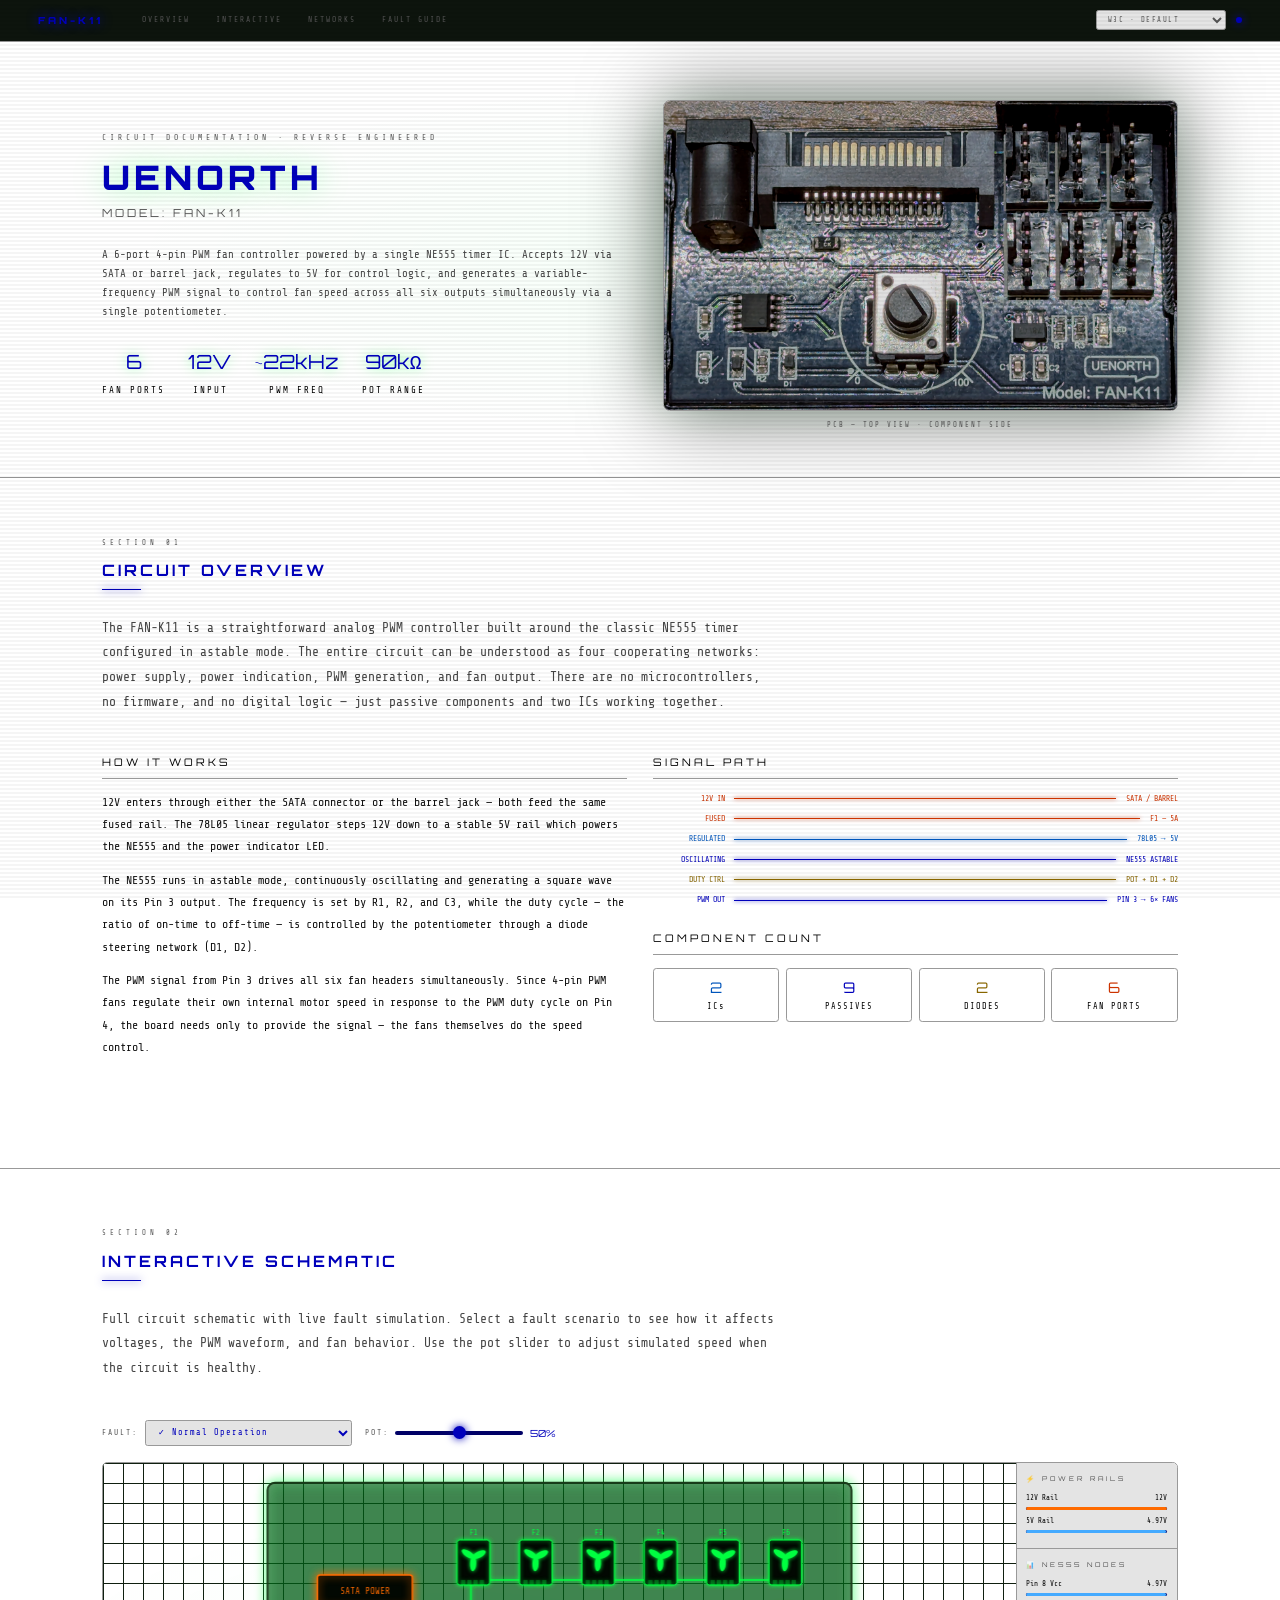
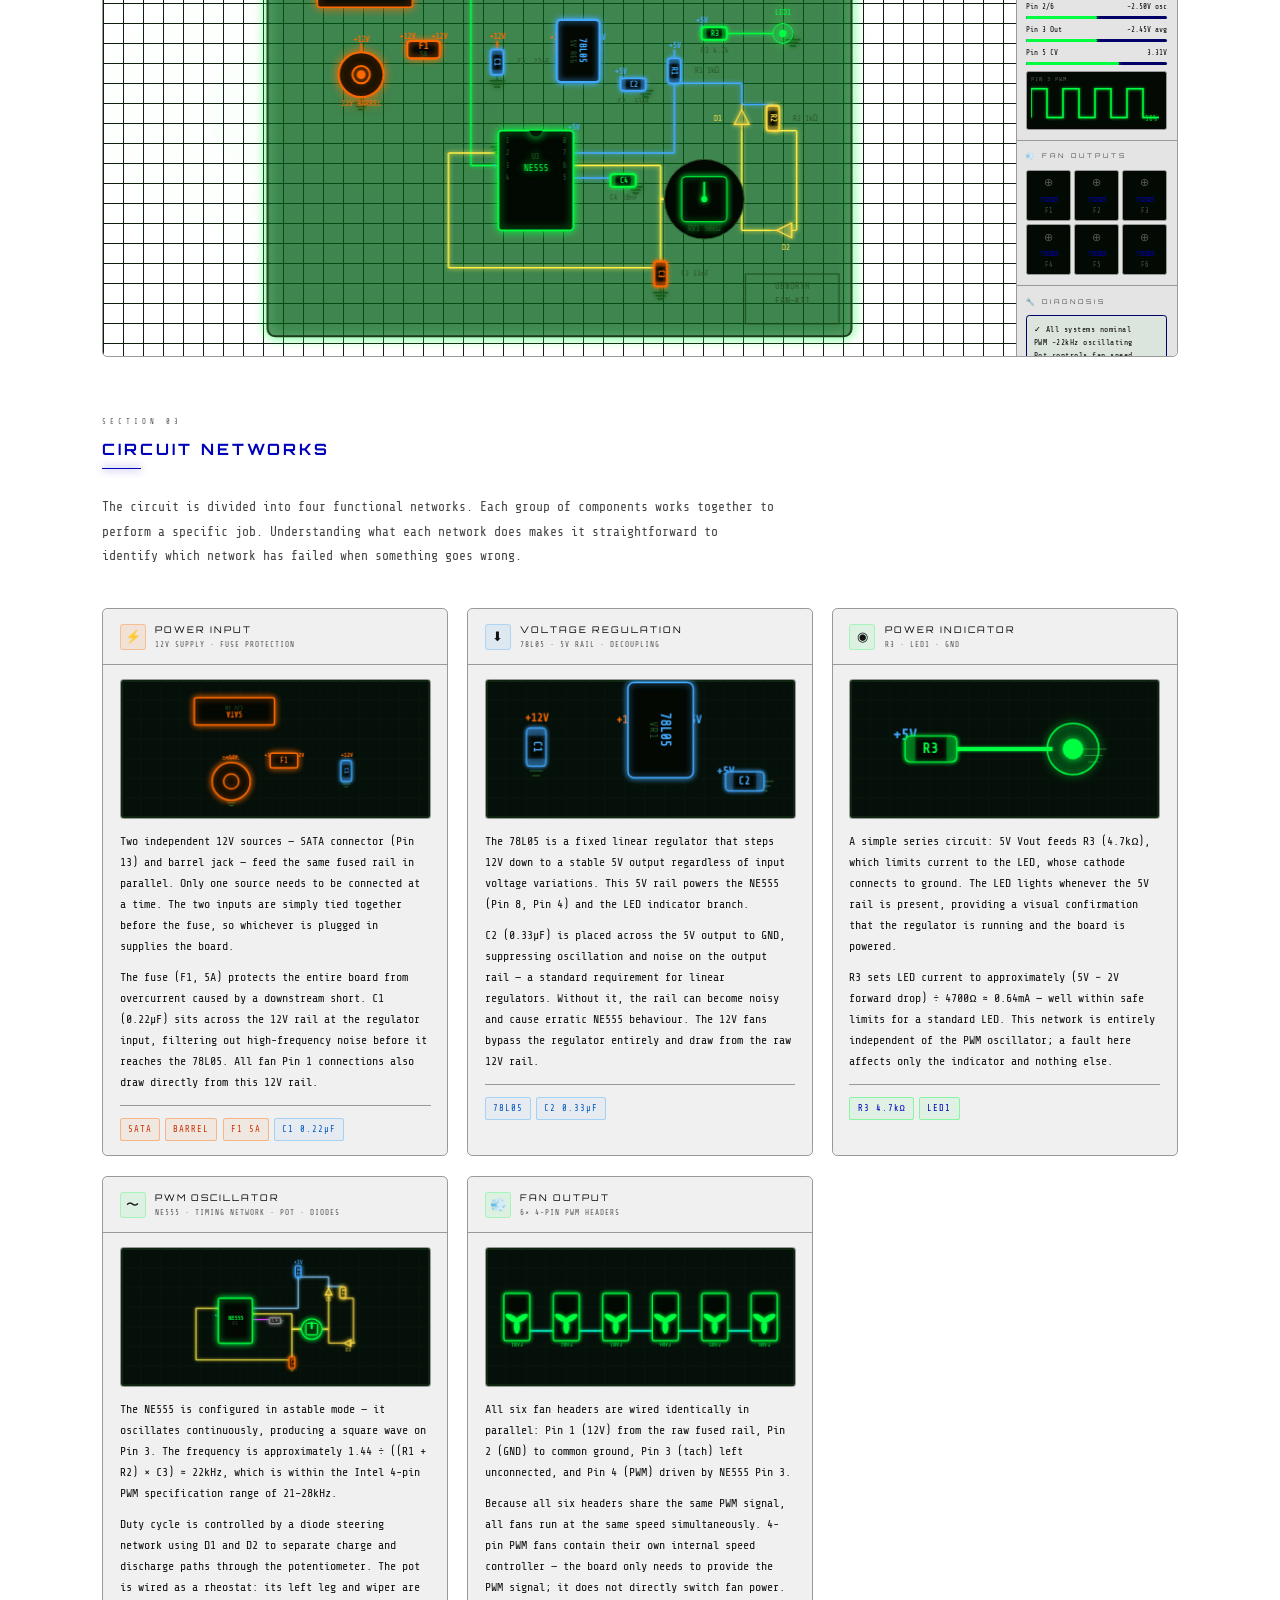
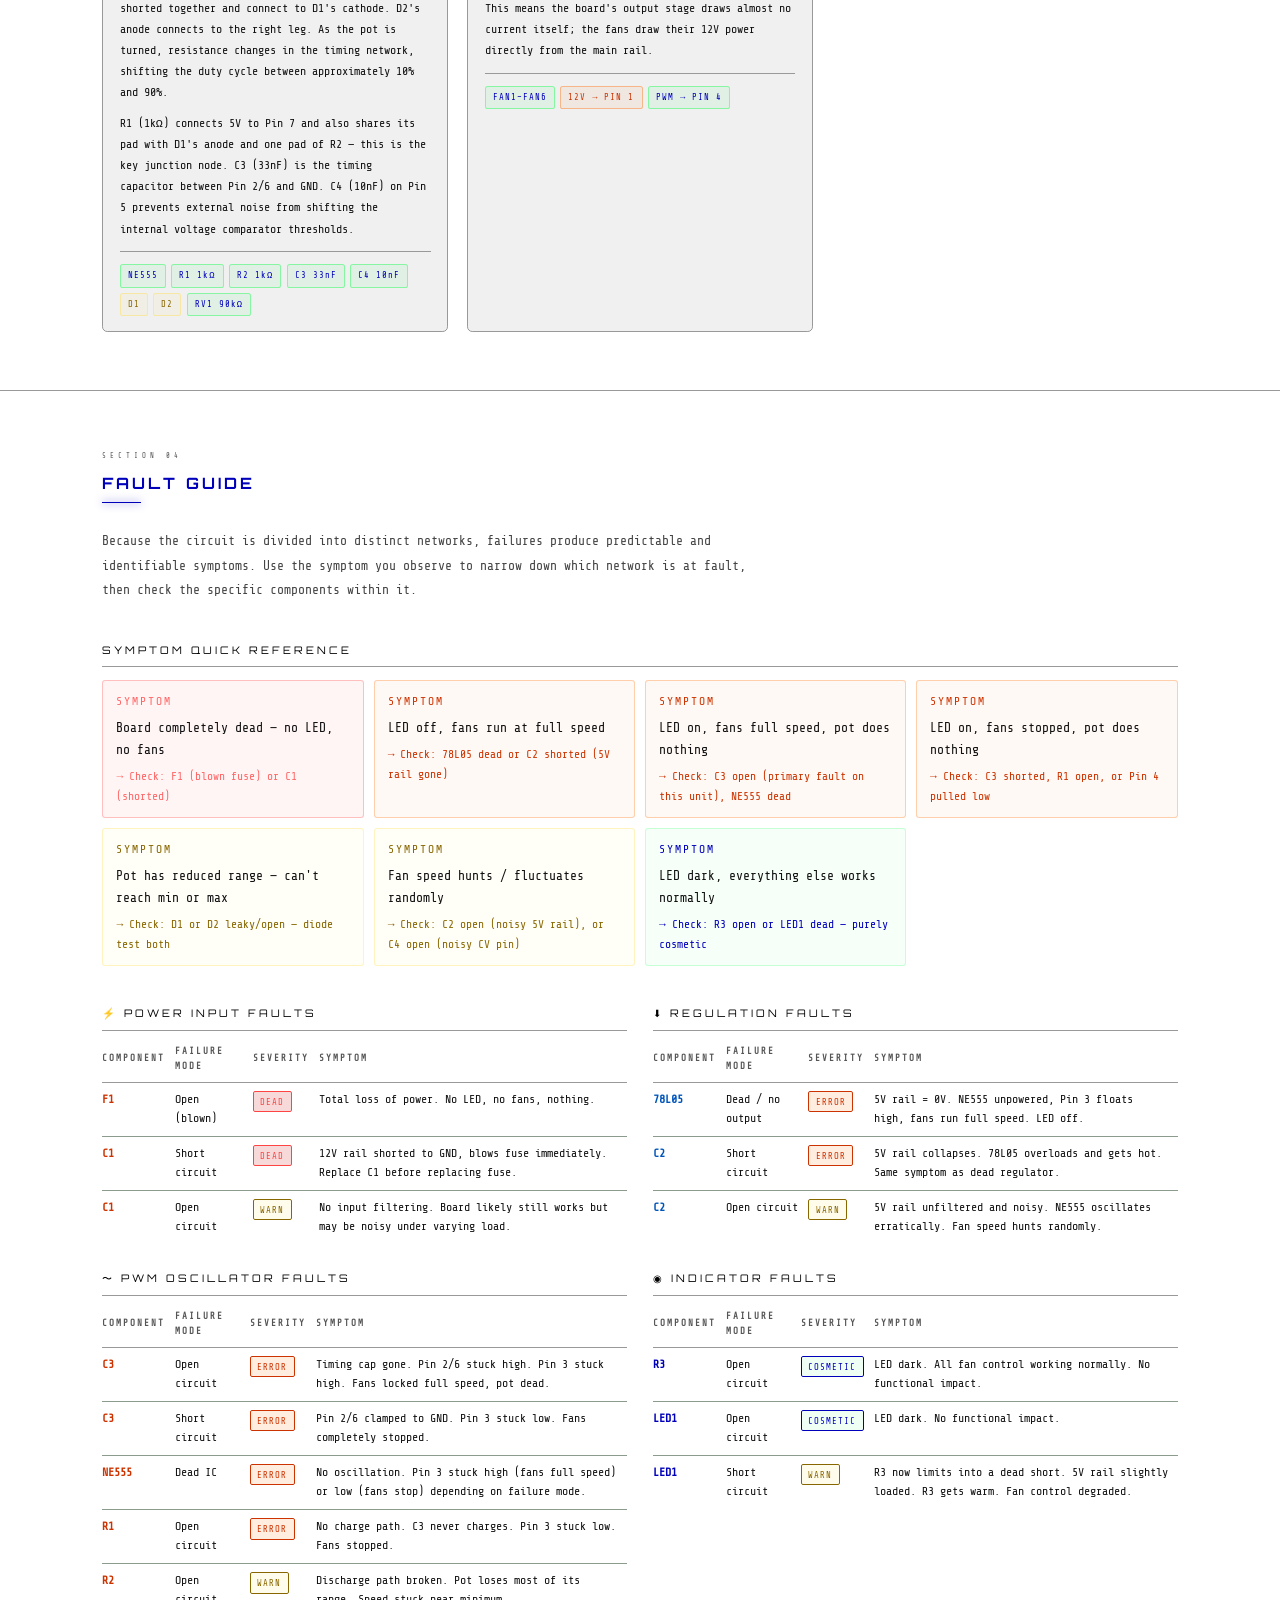
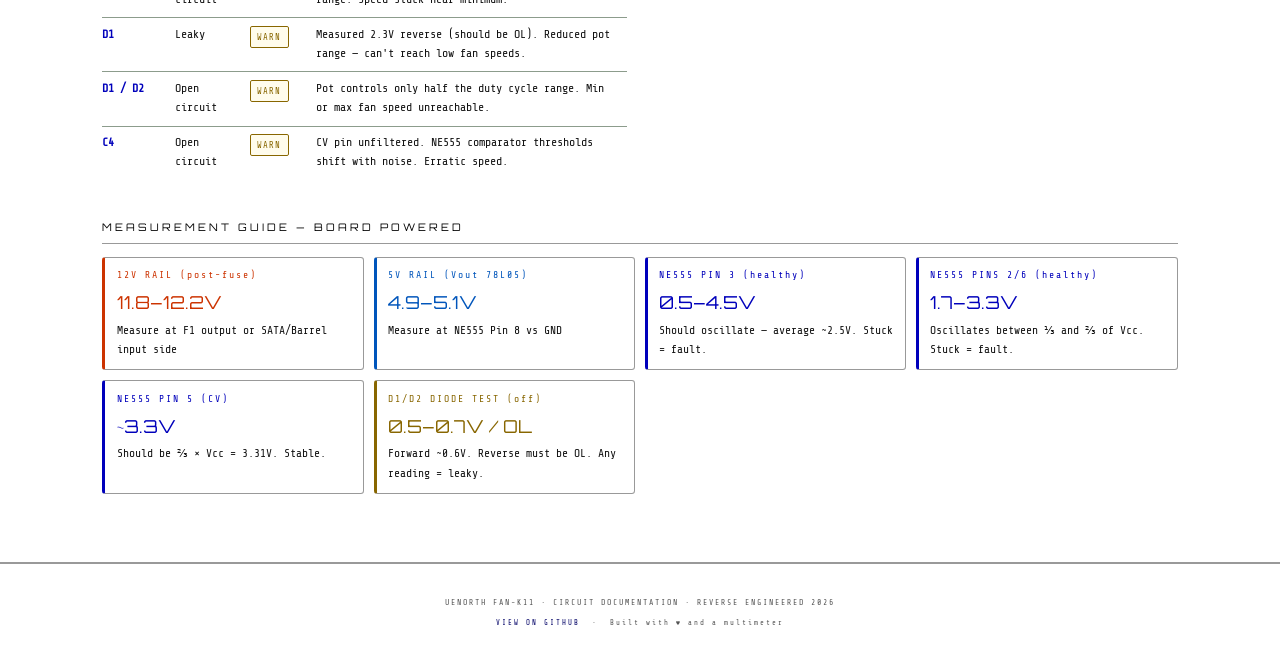
<file: index.html>
<!DOCTYPE html>
<html lang="en">
<head>
<meta charset="UTF-8">
<meta name="viewport" content="width=device-width, initial-scale=1.0">
<title>UENORTH FAN-K11 — Circuit Documentation</title>
<link rel="stylesheet" href="css/themes.css">
<link rel="stylesheet" href="css/style.css">
<!-- Set theme before first paint to prevent flash of wrong theme -->
<script>
  (function(){
    var themes=['a','b','c','d','e'];
    document.documentElement.setAttribute('data-theme',themes[Math.floor(Math.random()*themes.length)]);
  })();
</script>
</head>

<!-- ── NAV ── -->
<nav>
  <div class="nav-logo">FAN-K11</div>
  <div class="nav-links">
    <a href="#overview">OVERVIEW</a>
    <a href="#interactive">INTERACTIVE</a>
    <a href="#networks">NETWORKS</a>
    <a href="#faults">FAULT GUIDE</a>
  </div>
  <select class="nav-theme-sel" id="themeSel" onchange="setTheme(this.value)" aria-label="Color theme">
    <option value="a">P31 · PHOSPHOR</option>
    <option value="b">AMBER · P7</option>
    <option value="c">COLD OXIDE</option>
    <option value="d">W3C · DEFAULT</option>
    <option value="e">W3C · DARK</option>
  </select>
  <div class="nav-dot"></div>
</nav>

<!-- ── HERO ── -->
<section id="hero">
  <div class="container">
    <div class="hero-grid">
      <div>
        <div class="hero-eyebrow">CIRCUIT DOCUMENTATION · REVERSE ENGINEERED</div>
        <div class="hero-title">UENORTH</div>
        <div class="hero-sub">MODEL: FAN-K11</div>
        <p class="hero-desc">
          A 6-port 4-pin PWM fan controller powered by a single NE555 timer IC.
          Accepts 12V via SATA or barrel jack, regulates to 5V for control logic,
          and generates a variable-frequency PWM signal to control fan speed across
          all six outputs simultaneously via a single potentiometer.
        </p>
        <div class="hero-stats">
          <div class="stat"><span class="stat-val">6</span><span class="stat-label">FAN PORTS</span></div>
          <div class="stat"><span class="stat-val">12V</span><span class="stat-label">INPUT</span></div>
          <div class="stat"><span class="stat-val">~22kHz</span><span class="stat-label">PWM FREQ</span></div>
          <div class="stat"><span class="stat-val">90kΩ</span><span class="stat-label">POT RANGE</span></div>
        </div>
      </div>
      <div class="hero-board">
        <div class="board-img-wrap">
          <img src="assets/CloseUpPic.jpg" alt="FAN-K11 PCB — top view, component side">
        </div>
        <div class="board-caption">PCB — TOP VIEW · COMPONENT SIDE</div>
      </div>
    </div>
  </div>
</section>

<!-- ── OVERVIEW ── -->
<section id="overview">
  <div class="container">
    <div class="section-eyebrow">SECTION 01</div>
    <div class="section-title">CIRCUIT OVERVIEW</div>
    <div class="section-rule"></div>
    <p class="section-intro">
      The FAN-K11 is a straightforward analog PWM controller built around the classic NE555 timer configured in astable mode.
      The entire circuit can be understood as four cooperating networks: power supply, power indication, PWM generation, and fan output.
      There are no microcontrollers, no firmware, and no digital logic — just passive components and two ICs working together.
    </p>

    <div class="overview-grid">
      <div>
        <div class="fault-group-title">HOW IT WORKS</div>
        <p class="overview-text">
          12V enters through either the SATA connector or the barrel jack — both feed the same fused rail.
          The 78L05 linear regulator steps 12V down to a stable 5V rail which powers the NE555 and the power indicator LED.
        </p>
        <p class="overview-text">
          The NE555 runs in astable mode, continuously oscillating and generating a square wave on its Pin 3 output.
          The frequency is set by R1, R2, and C3, while the duty cycle — the ratio of on-time to off-time — is controlled
          by the potentiometer through a diode steering network (D1, D2).
        </p>
        <p class="overview-text">
          The PWM signal from Pin 3 drives all six fan headers simultaneously. Since 4-pin PWM fans regulate their own
          internal motor speed in response to the PWM duty cycle on Pin 4, the board needs only to provide the signal —
          the fans themselves do the speed control.
        </p>
      </div>
      <div>
        <div class="fault-group-title">SIGNAL PATH</div>
        <div class="signal-path">
          <div class="signal-row sig-orange">
            <div class="signal-lbl">12V IN</div>
            <div class="signal-line"></div>
            <div class="signal-dst">SATA / BARREL</div>
          </div>
          <div class="signal-row sig-orange">
            <div class="signal-lbl">FUSED</div>
            <div class="signal-line"></div>
            <div class="signal-dst">F1 — 5A</div>
          </div>
          <div class="signal-row sig-blue">
            <div class="signal-lbl">REGULATED</div>
            <div class="signal-line"></div>
            <div class="signal-dst">78L05 → 5V</div>
          </div>
          <div class="signal-row sig-green">
            <div class="signal-lbl">OSCILLATING</div>
            <div class="signal-line"></div>
            <div class="signal-dst">NE555 ASTABLE</div>
          </div>
          <div class="signal-row sig-yellow">
            <div class="signal-lbl">DUTY CTRL</div>
            <div class="signal-line"></div>
            <div class="signal-dst">POT + D1 + D2</div>
          </div>
          <div class="signal-row sig-green">
            <div class="signal-lbl">PWM OUT</div>
            <div class="signal-line"></div>
            <div class="signal-dst">PIN 3 → 6× FANS</div>
          </div>
        </div>

        <div class="count-wrap">
          <div class="fault-group-title">COMPONENT COUNT</div>
          <div class="count-grid">
            <div class="count-card">
              <div class="count-val" style="color:var(--blue)">2</div>
              <div class="count-label">ICs</div>
            </div>
            <div class="count-card">
              <div class="count-val" style="color:var(--trace)">9</div>
              <div class="count-label">PASSIVES</div>
            </div>
            <div class="count-card">
              <div class="count-val" style="color:var(--yellow)">2</div>
              <div class="count-label">DIODES</div>
            </div>
            <div class="count-card">
              <div class="count-val" style="color:var(--orange)">6</div>
              <div class="count-label">FAN PORTS</div>
            </div>
          </div>
        </div>
      </div>
    </div>
  </div>
</section>

<!-- ── INTERACTIVE ── -->
<section id="interactive">
  <div class="container">
    <div class="section-eyebrow">SECTION 02</div>
    <div class="section-title">INTERACTIVE SCHEMATIC</div>
    <div class="section-rule"></div>
    <p class="section-intro">
      Full circuit schematic with live fault simulation. Select a fault scenario to see how it affects voltages,
      the PWM waveform, and fan behavior. Use the pot slider to adjust simulated speed when the circuit is healthy.
    </p>

    <div class="schematic-controls">
      <div class="ctrl-group">
        <span class="ctrl-label">FAULT:</span>
        <select class="ctrl-select" id="faultSel" onchange="setFault(this.value)">
          <option value="ok" selected>✓ Normal Operation</option>
          <optgroup label="── Power Stage ──">
            <option value="fuse_blown">F1 — Fuse Blown</option>
            <option value="reg_dead">78L05 — Regulator Dead</option>
            <option value="c1_short">C1 — Input Cap Shorted</option>
            <option value="c2_open">C2 — Output Cap Open</option>
            <option value="c2_short">C2 — Output Cap Shorted</option>
          </optgroup>
          <optgroup label="── PWM Oscillator ──">
            <option value="ctiming_open">C3 — Open</option>
            <option value="ctiming_short">C3 — Shorted</option>
            <option value="r1_open">R1 — Open</option>
            <option value="r2_open">R2 — Open</option>
            <option value="d1_open">D1 — Open/Leaky</option>
            <option value="d2_open">D2 — Open</option>
            <option value="ne555_dead">NE555 — Dead IC</option>
            <option value="pin4_low">NE555 — Pin 4 Pulled Low</option>
          </optgroup>
          <optgroup label="── Indicator ──">
            <option value="r3_open">R3 — Open (LED Dark)</option>
            <option value="led_short">LED1 — Shorted</option>
          </optgroup>
        </select>
      </div>
      <div class="ctrl-group">
        <span class="ctrl-label">POT:</span>
        <input type="range" class="ctrl-range" id="potRange" min="0" max="100" value="50">
        <span id="potVal">50%</span>
      </div>
    </div>

    <div class="schematic-wrap">
      <canvas id="simCanvas"></canvas>
      <div class="sim-sidebar">
        <div class="sim-pane">
          <div class="sim-pane-title">⚡ POWER RAILS</div>
          <div class="volt-row"><div class="volt-label"><span>12V Rail</span><span id="sv12">12.0V</span></div><div class="volt-bar"><div class="volt-fill vf-orange" id="sf12" style="width:100%"></div></div></div>
          <div class="volt-row"><div class="volt-label"><span>5V Rail</span><span id="sv5">4.97V</span></div><div class="volt-bar"><div class="volt-fill vf-blue" id="sf5" style="width:41%"></div></div></div>
        </div>
        <div class="sim-pane">
          <div class="sim-pane-title">📊 NE555 NODES</div>
          <div class="volt-row"><div class="volt-label"><span>Pin 8 Vcc</span><span id="sv8">4.97V</span></div><div class="volt-bar"><div class="volt-fill vf-blue" id="sf8" style="width:41%"></div></div></div>
          <div class="volt-row"><div class="volt-label"><span>Pin 2/6</span><span id="sv26">~2.5V osc</span></div><div class="volt-bar"><div class="volt-fill vf-green" id="sf26" style="width:50%"></div></div></div>
          <div class="volt-row"><div class="volt-label"><span>Pin 3 Out</span><span id="sv3">~2.5V avg</span></div><div class="volt-bar"><div class="volt-fill vf-green" id="sf3" style="width:50%"></div></div></div>
          <div class="volt-row"><div class="volt-label"><span>Pin 5 CV</span><span id="sv5cv">3.31V</span></div><div class="volt-bar"><div class="volt-fill vf-green" id="sf5cv" style="width:27%"></div></div></div>
          <div class="pwm-canvas-wrap"><span>PIN 3 PWM</span><canvas id="pwmCanvas"></canvas></div>
        </div>
        <div class="sim-pane">
          <div class="sim-pane-title">💨 FAN OUTPUTS</div>
          <div class="fan-grid" id="fanGrid"></div>
        </div>
        <div class="sim-pane sim-pane--grow">
          <div class="sim-pane-title">🔧 DIAGNOSIS</div>
          <div class="fault-banner fb-ok" id="faultBanner">
            ✓ All systems nominal<br>PWM ~22kHz oscillating<br>Pot controls fan speed
          </div>
        </div>
      </div>
    </div>
    <div class="sim-touch-hint">PINCH TO ZOOM &nbsp;·&nbsp; DRAG TO PAN &nbsp;·&nbsp; TAP COMPONENT FOR VALUE &nbsp;·&nbsp; DOUBLE-TAP TO RESET</div>
  </div>
</section>

<!-- ── NETWORKS ── -->
<section id="networks">
  <div class="container">
    <div class="section-eyebrow">SECTION 03</div>
    <div class="section-title">CIRCUIT NETWORKS</div>
    <div class="section-rule"></div>
    <p class="section-intro">
      The circuit is divided into four functional networks. Each group of components works together to perform a specific job.
      Understanding what each network does makes it straightforward to identify which network has failed when something goes wrong.
    </p>
    <div class="networks">

      <!-- Power Input -->
      <div class="net-card">
        <div class="net-card-header">
          <div class="net-icon ni-orange">⚡</div>
          <div>
            <div class="net-card-title">POWER INPUT</div>
            <div class="net-card-sub">12V SUPPLY · FUSE PROTECTION</div>
          </div>
        </div>
        <div class="net-card-body">
          <canvas class="mini-diagram" id="mini-power"></canvas>
          <p>Two independent 12V sources — SATA connector (Pin 13) and barrel jack — feed the same fused rail in parallel.
          Only one source needs to be connected at a time. The two inputs are simply tied together before the fuse,
          so whichever is plugged in supplies the board.</p>
          <p>The fuse (F1, 5A) protects the entire board from overcurrent caused by a downstream short.
          C1 (0.22µF) sits across the 12V rail at the regulator input, filtering out high-frequency
          noise before it reaches the 78L05. All fan Pin 1 connections also draw directly from this 12V rail.</p>
          <div class="comp-pills">
            <span class="pill pill-orange">SATA</span>
            <span class="pill pill-orange">BARREL</span>
            <span class="pill pill-orange">F1 5A</span>
            <span class="pill pill-blue">C1 0.22µF</span>
          </div>
        </div>
      </div>

      <!-- Regulation -->
      <div class="net-card">
        <div class="net-card-header">
          <div class="net-icon ni-blue">⬇</div>
          <div>
            <div class="net-card-title">VOLTAGE REGULATION</div>
            <div class="net-card-sub">78L05 · 5V RAIL · DECOUPLING</div>
          </div>
        </div>
        <div class="net-card-body">
          <canvas class="mini-diagram" id="mini-reg"></canvas>
          <p>The 78L05 is a fixed linear regulator that steps 12V down to a stable 5V output regardless
          of input voltage variations. This 5V rail powers the NE555 (Pin 8, Pin 4) and the LED indicator branch.</p>
          <p>C2 (0.33µF) is placed across the 5V output to GND, suppressing oscillation and noise on the
          output rail — a standard requirement for linear regulators. Without it, the rail can become noisy
          and cause erratic NE555 behaviour. The 12V fans bypass the regulator entirely and draw from the raw 12V rail.</p>
          <div class="comp-pills">
            <span class="pill pill-blue">78L05</span>
            <span class="pill pill-blue">C2 0.33µF</span>
          </div>
        </div>
      </div>

      <!-- Power Indicator -->
      <div class="net-card">
        <div class="net-card-header">
          <div class="net-icon ni-green">◉</div>
          <div>
            <div class="net-card-title">POWER INDICATOR</div>
            <div class="net-card-sub">R3 · LED1 · GND</div>
          </div>
        </div>
        <div class="net-card-body">
          <canvas class="mini-diagram" id="mini-led"></canvas>
          <p>A simple series circuit: 5V Vout feeds R3 (4.7kΩ), which limits current to the LED,
          whose cathode connects to ground. The LED lights whenever the 5V rail is present,
          providing a visual confirmation that the regulator is running and the board is powered.</p>
          <p>R3 sets LED current to approximately (5V − 2V forward drop) ÷ 4700Ω ≈ 0.64mA — well within
          safe limits for a standard LED. This network is entirely independent of the PWM oscillator;
          a fault here affects only the indicator and nothing else.</p>
          <div class="comp-pills">
            <span class="pill pill-green">R3 4.7kΩ</span>
            <span class="pill pill-green">LED1</span>
          </div>
        </div>
      </div>

      <!-- PWM Oscillator -->
      <div class="net-card">
        <div class="net-card-header">
          <div class="net-icon ni-green">〜</div>
          <div>
            <div class="net-card-title">PWM OSCILLATOR</div>
            <div class="net-card-sub">NE555 · TIMING NETWORK · POT · DIODES</div>
          </div>
        </div>
        <div class="net-card-body">
          <canvas class="mini-diagram" id="mini-pwm"></canvas>
          <p>The NE555 is configured in astable mode — it oscillates continuously, producing a square wave on Pin 3.
          The frequency is approximately 1.44 ÷ ((R1 + R2) × C3) ≈ 22kHz, which is within the Intel 4-pin PWM
          specification range of 21–28kHz.</p>
          <p>Duty cycle is controlled by a diode steering network using D1 and D2 to separate charge and discharge paths
          through the potentiometer. The pot is wired as a rheostat: its left leg and wiper are shorted together and
          connect to D1's cathode. D2's anode connects to the right leg. As the pot is turned, resistance changes in
          the timing network, shifting the duty cycle between approximately 10% and 90%.</p>
          <p>R1 (1kΩ) connects 5V to Pin 7 and also shares its pad with D1's anode and one pad of R2 — this is the
          key junction node. C3 (33nF) is the timing capacitor between Pin 2/6 and GND. C4 (10nF) on Pin 5 prevents
          external noise from shifting the internal voltage comparator thresholds.</p>
          <div class="comp-pills">
            <span class="pill pill-green">NE555</span>
            <span class="pill pill-green">R1 1kΩ</span>
            <span class="pill pill-green">R2 1kΩ</span>
            <span class="pill pill-green">C3 33nF</span>
            <span class="pill pill-green">C4 10nF</span>
            <span class="pill pill-yellow">D1</span>
            <span class="pill pill-yellow">D2</span>
            <span class="pill pill-green">RV1 90kΩ</span>
          </div>
        </div>
      </div>

      <!-- Fan Output -->
      <div class="net-card">
        <div class="net-card-header">
          <div class="net-icon ni-green">💨</div>
          <div>
            <div class="net-card-title">FAN OUTPUT</div>
            <div class="net-card-sub">6× 4-PIN PWM HEADERS</div>
          </div>
        </div>
        <div class="net-card-body">
          <canvas class="mini-diagram" id="mini-fan"></canvas>
          <p>All six fan headers are wired identically in parallel: Pin 1 (12V) from the raw fused rail,
          Pin 2 (GND) to common ground, Pin 3 (tach) left unconnected, and Pin 4 (PWM) driven by NE555 Pin 3.</p>
          <p>Because all six headers share the same PWM signal, all fans run at the same speed simultaneously.
          4-pin PWM fans contain their own internal speed controller — the board only needs to provide the PWM
          signal; it does not directly switch fan power. This means the board's output stage draws almost no current
          itself; the fans draw their 12V power directly from the main rail.</p>
          <div class="comp-pills">
            <span class="pill pill-green">FAN1–FAN6</span>
            <span class="pill pill-orange">12V → PIN 1</span>
            <span class="pill pill-green">PWM → PIN 4</span>
          </div>
        </div>
      </div>

    </div>
  </div>
</section>

<!-- ── FAULTS ── -->
<section id="faults">
  <div class="container">
    <div class="section-eyebrow">SECTION 04</div>
    <div class="section-title">FAULT GUIDE</div>
    <div class="section-rule"></div>
    <p class="section-intro">
      Because the circuit is divided into distinct networks, failures produce predictable and identifiable symptoms.
      Use the symptom you observe to narrow down which network is at fault, then check the specific components within it.
    </p>

    <!-- Symptom quick-ref -->
    <div class="fault-group-title">SYMPTOM QUICK REFERENCE</div>
    <div class="symptom-grid">
      <div class="symptom-card sc-red">
        <div class="symptom-label">SYMPTOM</div>
        <div class="symptom-text">Board completely dead — no LED, no fans</div>
        <div class="symptom-check">→ Check: F1 (blown fuse) or C1 (shorted)</div>
      </div>
      <div class="symptom-card sc-orange">
        <div class="symptom-label">SYMPTOM</div>
        <div class="symptom-text">LED off, fans run at full speed</div>
        <div class="symptom-check">→ Check: 78L05 dead or C2 shorted (5V rail gone)</div>
      </div>
      <div class="symptom-card sc-orange">
        <div class="symptom-label">SYMPTOM</div>
        <div class="symptom-text">LED on, fans full speed, pot does nothing</div>
        <div class="symptom-check">→ Check: C3 open (primary fault on this unit), NE555 dead</div>
      </div>
      <div class="symptom-card sc-orange">
        <div class="symptom-label">SYMPTOM</div>
        <div class="symptom-text">LED on, fans stopped, pot does nothing</div>
        <div class="symptom-check">→ Check: C3 shorted, R1 open, or Pin 4 pulled low</div>
      </div>
      <div class="symptom-card sc-yellow">
        <div class="symptom-label">SYMPTOM</div>
        <div class="symptom-text">Pot has reduced range — can't reach min or max</div>
        <div class="symptom-check">→ Check: D1 or D2 leaky/open — diode test both</div>
      </div>
      <div class="symptom-card sc-yellow">
        <div class="symptom-label">SYMPTOM</div>
        <div class="symptom-text">Fan speed hunts / fluctuates randomly</div>
        <div class="symptom-check">→ Check: C2 open (noisy 5V rail), or C4 open (noisy CV pin)</div>
      </div>
      <div class="symptom-card sc-green">
        <div class="symptom-label">SYMPTOM</div>
        <div class="symptom-text">LED dark, everything else works normally</div>
        <div class="symptom-check">→ Check: R3 open or LED1 dead — purely cosmetic</div>
      </div>
    </div>

    <div class="fault-section-grid">
      <!-- Power network faults -->
      <div>
        <div class="fault-group-title">⚡ POWER INPUT FAULTS</div>
        <table class="fault-table">
          <thead><tr><th>COMPONENT</th><th>FAILURE MODE</th><th>SEVERITY</th><th>SYMPTOM</th></tr></thead>
          <tbody>
            <tr>
              <td><span class="fault-comp">F1</span></td>
              <td>Open (blown)</td>
              <td><span class="fault-sev sev-dead">DEAD</span></td>
              <td>Total loss of power. No LED, no fans, nothing.</td>
            </tr>
            <tr>
              <td><span class="fault-comp">C1</span></td>
              <td>Short circuit</td>
              <td><span class="fault-sev sev-dead">DEAD</span></td>
              <td>12V rail shorted to GND, blows fuse immediately. Replace C1 before replacing fuse.</td>
            </tr>
            <tr>
              <td><span class="fault-comp">C1</span></td>
              <td>Open circuit</td>
              <td><span class="fault-sev sev-warn">WARN</span></td>
              <td>No input filtering. Board likely still works but may be noisy under varying load.</td>
            </tr>
          </tbody>
        </table>
      </div>

      <!-- Regulation faults -->
      <div>
        <div class="fault-group-title">⬇ REGULATION FAULTS</div>
        <table class="fault-table">
          <thead><tr><th>COMPONENT</th><th>FAILURE MODE</th><th>SEVERITY</th><th>SYMPTOM</th></tr></thead>
          <tbody>
            <tr>
              <td><span class="fault-comp blue">78L05</span></td>
              <td>Dead / no output</td>
              <td><span class="fault-sev sev-err">ERROR</span></td>
              <td>5V rail = 0V. NE555 unpowered, Pin 3 floats high, fans run full speed. LED off.</td>
            </tr>
            <tr>
              <td><span class="fault-comp blue">C2</span></td>
              <td>Short circuit</td>
              <td><span class="fault-sev sev-err">ERROR</span></td>
              <td>5V rail collapses. 78L05 overloads and gets hot. Same symptom as dead regulator.</td>
            </tr>
            <tr>
              <td><span class="fault-comp blue">C2</span></td>
              <td>Open circuit</td>
              <td><span class="fault-sev sev-warn">WARN</span></td>
              <td>5V rail unfiltered and noisy. NE555 oscillates erratically. Fan speed hunts randomly.</td>
            </tr>
          </tbody>
        </table>
      </div>

      <!-- PWM oscillator faults -->
      <div>
        <div class="fault-group-title">〜 PWM OSCILLATOR FAULTS</div>
        <table class="fault-table">
          <thead><tr><th>COMPONENT</th><th>FAILURE MODE</th><th>SEVERITY</th><th>SYMPTOM</th></tr></thead>
          <tbody>
            <tr>
              <td><span class="fault-comp">C3</span></td>
              <td>Open circuit</td>
              <td><span class="fault-sev sev-err">ERROR</span></td>
              <td>Timing cap gone. Pin 2/6 stuck high. Pin 3 stuck high. Fans locked full speed, pot dead.</td>
            </tr>
            <tr>
              <td><span class="fault-comp">C3</span></td>
              <td>Short circuit</td>
              <td><span class="fault-sev sev-err">ERROR</span></td>
              <td>Pin 2/6 clamped to GND. Pin 3 stuck low. Fans completely stopped.</td>
            </tr>
            <tr>
              <td><span class="fault-comp">NE555</span></td>
              <td>Dead IC</td>
              <td><span class="fault-sev sev-err">ERROR</span></td>
              <td>No oscillation. Pin 3 stuck high (fans full speed) or low (fans stop) depending on failure mode.</td>
            </tr>
            <tr>
              <td><span class="fault-comp">R1</span></td>
              <td>Open circuit</td>
              <td><span class="fault-sev sev-err">ERROR</span></td>
              <td>No charge path. C3 never charges. Pin 3 stuck low. Fans stopped.</td>
            </tr>
            <tr>
              <td><span class="fault-comp">R2</span></td>
              <td>Open circuit</td>
              <td><span class="fault-sev sev-warn">WARN</span></td>
              <td>Discharge path broken. Pot loses most of its range. Speed stuck near minimum.</td>
            </tr>
            <tr>
              <td><span class="fault-comp green">D1</span></td>
              <td>Leaky</td>
              <td><span class="fault-sev sev-warn">WARN</span></td>
              <td>Measured 2.3V reverse (should be OL). Reduced pot range — can't reach low fan speeds.</td>
            </tr>
            <tr>
              <td><span class="fault-comp green">D1 / D2</span></td>
              <td>Open circuit</td>
              <td><span class="fault-sev sev-warn">WARN</span></td>
              <td>Pot controls only half the duty cycle range. Min or max fan speed unreachable.</td>
            </tr>
            <tr>
              <td><span class="fault-comp green">C4</span></td>
              <td>Open circuit</td>
              <td><span class="fault-sev sev-warn">WARN</span></td>
              <td>CV pin unfiltered. NE555 comparator thresholds shift with noise. Erratic speed.</td>
            </tr>
          </tbody>
        </table>
      </div>

      <!-- Indicator faults -->
      <div>
        <div class="fault-group-title">◉ INDICATOR FAULTS</div>
        <table class="fault-table">
          <thead><tr><th>COMPONENT</th><th>FAILURE MODE</th><th>SEVERITY</th><th>SYMPTOM</th></tr></thead>
          <tbody>
            <tr>
              <td><span class="fault-comp green">R3</span></td>
              <td>Open circuit</td>
              <td><span class="fault-sev sev-ok">COSMETIC</span></td>
              <td>LED dark. All fan control working normally. No functional impact.</td>
            </tr>
            <tr>
              <td><span class="fault-comp green">LED1</span></td>
              <td>Open circuit</td>
              <td><span class="fault-sev sev-ok">COSMETIC</span></td>
              <td>LED dark. No functional impact.</td>
            </tr>
            <tr>
              <td><span class="fault-comp green">LED1</span></td>
              <td>Short circuit</td>
              <td><span class="fault-sev sev-warn">WARN</span></td>
              <td>R3 now limits into a dead short. 5V rail slightly loaded. R3 gets warm. Fan control degraded.</td>
            </tr>
          </tbody>
        </table>
      </div>
    </div>

    <!-- Measurement guide -->
    <div class="fault-group-title">MEASUREMENT GUIDE — BOARD POWERED</div>
    <div class="meas-grid">
      <div class="meas-card mc-orange">
        <div class="meas-label">12V RAIL (post-fuse)</div>
        <div class="meas-val">11.8–12.2V</div>
        <div class="meas-note">Measure at F1 output or SATA/Barrel input side</div>
      </div>
      <div class="meas-card mc-blue">
        <div class="meas-label">5V RAIL (Vout 78L05)</div>
        <div class="meas-val">4.9–5.1V</div>
        <div class="meas-note">Measure at NE555 Pin 8 vs GND</div>
      </div>
      <div class="meas-card mc-green">
        <div class="meas-label">NE555 PIN 3 (healthy)</div>
        <div class="meas-val">0.5–4.5V</div>
        <div class="meas-note">Should oscillate — average ~2.5V. Stuck = fault.</div>
      </div>
      <div class="meas-card mc-green">
        <div class="meas-label">NE555 PINS 2/6 (healthy)</div>
        <div class="meas-val">1.7–3.3V</div>
        <div class="meas-note">Oscillates between ⅓ and ⅔ of Vcc. Stuck = fault.</div>
      </div>
      <div class="meas-card mc-green">
        <div class="meas-label">NE555 PIN 5 (CV)</div>
        <div class="meas-val">~3.3V</div>
        <div class="meas-note">Should be ⅔ × Vcc = 3.31V. Stable.</div>
      </div>
      <div class="meas-card mc-yellow">
        <div class="meas-label">D1/D2 DIODE TEST (off)</div>
        <div class="meas-val">0.5–0.7V / OL</div>
        <div class="meas-note">Forward ~0.6V. Reverse must be OL. Any reading = leaky.</div>
      </div>
    </div>

  </div>
</section>


<footer>
  <div class="container">
    <p>UENORTH FAN-K11 · CIRCUIT DOCUMENTATION · REVERSE ENGINEERED 2026</p>
    <p class="footer-sub">
      <a href="https://github.com/Jo0/fan-k11">VIEW ON GITHUB</a> &nbsp;·&nbsp;
      Built with ♥ and a multimeter
    </p>
    <script type='text/javascript' src='https://storage.ko-fi.com/cdn/widget/Widget_2.js'></script><script type='text/javascript'>kofiwidget2.init('Support me on Ko-fi', '#0d8c44', 'P5P21VW0S3');kofiwidget2.draw();</script>
  </div>
</footer>


<!-- ── Scripts — load order matters:
     data.js   : COMP_DEFS, POSITIONS, WIRES, FAULTS  (pure data, no DOM)
     draw.js   : drawing primitives + drawSim()        (needs sctx from sim.js)
     sim.js    : canvas refs, state, animation loop    (needs FAULTS + drawSim)
     nav.js    : scroll-spy                            (needs sections in DOM)
  ── -->
<script src="js/theme.js"></script>
<script src="js/data.js"></script>
<script src="js/draw.js"></script>
<script src="js/sim.js"></script>
<script src="js/mini.js"></script>
<script src="js/nav.js"></script>
</body>
</html>
</file>
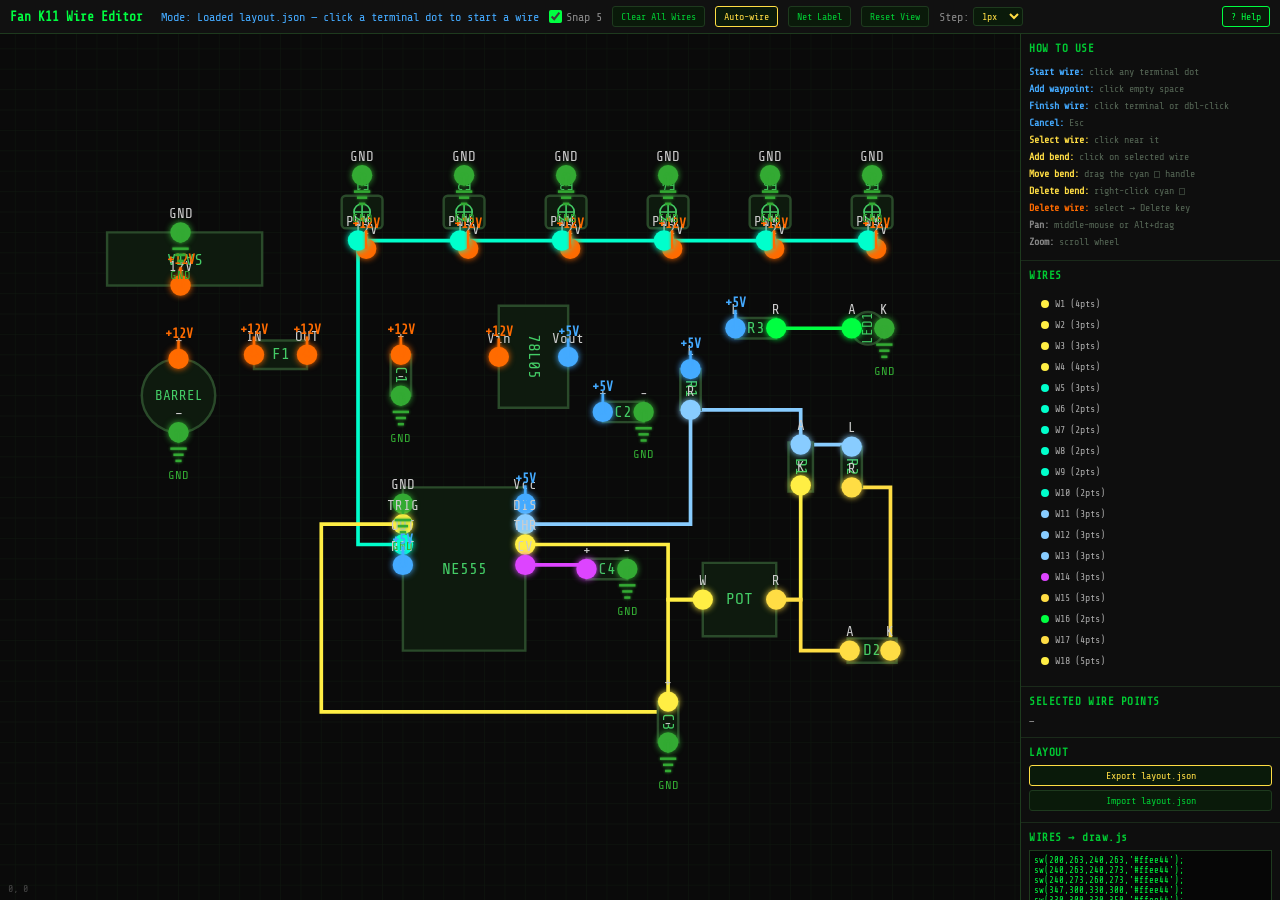
<file: editor.html>
<!DOCTYPE html>
<html lang="en">
<head>
<meta charset="UTF-8">
<meta name="viewport" content="width=device-width, initial-scale=1.0">
<title>Fan K11 — Wire Editor</title>
<link rel="preconnect" href="https://fonts.googleapis.com">
<link href="https://fonts.googleapis.com/css2?family=Share+Tech+Mono&display=swap" rel="stylesheet">
<style>
*{box-sizing:border-box;margin:0;padding:0}
body{background:#0a0a0a;color:#c8c8c8;font-family:'Share Tech Mono',monospace;font-size:12px;display:flex;flex-direction:column;height:100vh;overflow:hidden}
#toolbar{background:#111;border-bottom:1px solid #1e3a1e;padding:6px 10px;display:flex;align-items:center;gap:10px;flex-shrink:0}
#toolbar h1{color:#00ff41;font-size:13px;margin-right:8px}
#toolbar label{color:#888;display:flex;align-items:center;gap:4px;cursor:pointer}
#toolbar input[type=checkbox]{accent-color:#00ff41}
#toolbar span#modeLabel{color:#44aaff;min-width:220px}
#helpBox{font-size:10px;color:#556655;line-height:1.7;padding:2px 0}
#main{display:flex;flex:1;overflow:hidden}
#canvasWrap{flex:3;position:relative;overflow:hidden;background:#0a0a0a}
canvas{display:block;width:100%;height:100%;cursor:crosshair}
#status{position:absolute;bottom:6px;left:8px;color:#444;font-size:10px;pointer-events:none}
#sidebar{flex:1;min-width:210px;max-width:260px;background:#0e0e0e;border-left:1px solid #1e3a1e;display:flex;flex-direction:column;overflow:hidden}
.sb-section{border-bottom:1px solid #1a2a1a;padding:8px}
.sb-section h2{color:#00cc33;font-size:11px;margin-bottom:6px;letter-spacing:.05em}
#wireList{flex:1;overflow-y:auto;padding:6px}
#wireList .witem{padding:4px 6px;cursor:pointer;border-radius:3px;display:flex;align-items:center;gap:6px;margin-bottom:2px}
#wireList .witem:hover{background:#1a2a1a}
#wireList .witem.sel{background:#0a2a0a;outline:1px solid #00ff41}
#wireList .wdot{width:8px;height:8px;border-radius:50%;flex-shrink:0}
#wireList .wlbl{white-space:nowrap;overflow:hidden;text-overflow:ellipsis;color:#aaa;font-size:10px}
#exportBox{width:100%;height:90px;background:#060606;color:#00ff41;border:1px solid #1e3a1e;resize:none;font-family:'Share Tech Mono',monospace;font-size:9px;padding:4px}
#ptEditor{font-size:10px;color:#aaa;word-break:break-all;padding:2px 0}
button{background:#0a1a0a;color:#00cc33;border:1px solid #1e3a1e;padding:4px 8px;cursor:pointer;font-family:inherit;font-size:10px;border-radius:3px}
button:hover{background:#1a3a1a;color:#00ff41}
button.active-tool{background:#1a2a00;color:#ffdd44;border-color:#ffdd44}
#wireList::-webkit-scrollbar{width:4px}
#wireList::-webkit-scrollbar-track{background:#0a0a0a}
#wireList::-webkit-scrollbar-thumb{background:#1e3a1e}
#modal{display:none;position:fixed;inset:0;background:rgba(0,0,0,.75);z-index:100;align-items:center;justify-content:center}
#modal.open{display:flex}
#modalBox{background:#111;border:1px solid #00ff41;border-radius:6px;padding:20px 24px;max-width:480px;width:90%;box-shadow:0 0 30px #00ff4133}
#modalBox h2{color:#00ff41;margin-bottom:14px;font-size:13px;letter-spacing:.08em}
#modalBox table{width:100%;border-collapse:collapse;font-size:11px}
#modalBox td{padding:4px 8px;vertical-align:top}
#modalBox td:first-child{color:#44aaff;white-space:nowrap;padding-right:16px}
#modalBox tr:nth-child(even) td{background:#0a0a0a}
#modalBox .section{color:#00cc33;font-size:10px;padding:8px 8px 2px;letter-spacing:.05em}
#modalClose{margin-top:16px;width:100%}
</style>
</head>
<body>
<div id="modal" onclick="if(event.target===this)closeHelp()">
  <div id="modalBox">
    <h2>⌨ WIRE EDITOR — INSTRUCTIONS</h2>
    <table>
      <tr><td colspan="2" class="section">DRAWING</td></tr>
      <tr><td>Click terminal dot</td><td>Start a new wire</td></tr>
      <tr><td>Click empty space</td><td>Add a waypoint (corner)</td></tr>
      <tr><td>Click terminal / dbl-click</td><td>Finish the wire</td></tr>
      <tr><td>Esc</td><td>Cancel wire in progress</td></tr>
      <tr><td colspan="2" class="section">EDITING</td></tr>
      <tr><td>Click near a wire</td><td>Select it</td></tr>
      <tr><td>Click a point on selected wire</td><td>Select that point (yellow ring)</td></tr>
      <tr><td>Arrow keys (point selected)</td><td>Nudge point by step amount</td></tr>
      <tr><td>Click on selected wire</td><td>Insert a bend point there</td></tr>
      <tr><td>Drag any point (● or □)</td><td>Move it; release near terminal to snap</td></tr>
      <tr><td>Right-click a bend point</td><td>Delete that node (not the wire)</td></tr>
      <tr><td>Delete / Backspace</td><td>Delete selected wire</td></tr>
      <tr><td colspan="2" class="section">COMPONENTS</td></tr>
      <tr><td>Click component body</td><td>Select it (yellow highlight)</td></tr>
      <tr><td>Ctrl+Click</td><td>Add / remove from multi-selection</td></tr>
      <tr><td>Arrow keys</td><td>Move selected component(s) by step amount</td></tr>
      <tr><td>R</td><td>Rotate selected component(s) 90° CW</td></tr>
      <tr><td>Drag component body</td><td>Move it; attached wire ends follow</td></tr>
      <tr><td colspan="2" class="section">VIEW</td></tr>
      <tr><td>Scroll wheel</td><td>Zoom in / out</td></tr>
      <tr><td>Middle-mouse or Alt+drag</td><td>Pan</td></tr>
      <tr><td>Double-click empty space</td><td>Reset view</td></tr>
    </table>
    <button id="modalClose" onclick="closeHelp()">Close</button>
  </div>
</div>
<div id="toolbar">
  <h1>Fan K11 Wire Editor</h1>
  <span id="modeLabel">Mode: Idle</span>
  <label><input type="checkbox" id="snapToggle" checked> Snap 5</label>
  <button onclick="clearAllWires()">Clear All Wires</button>
  <button onclick="autoWire()" style="color:#ffdd44;border-color:#ffdd44">Auto-wire</button>
  <button id="labelBtn" onclick="toggleLabelMode()">Net Label</button>
  <button onclick="resetView()">Reset View</button>
  <label>Step: <select id="arrowStep" style="background:#0a1a0a;color:#ffdd44;border:1px solid #1e3a1e;font-family:inherit;font-size:10px;padding:2px 4px;border-radius:3px">
    <option value="1" selected>1px</option>
    <option value="2">2px</option>
    <option value="5">5px</option>
    <option value="10">10px</option>
    <option value="20">20px</option>
  </select></label>
  <button onclick="openHelp()" style="margin-left:auto;color:#00ff41;border-color:#00ff41">? Help</button>
</div>
<div id="main">
  <div id="canvasWrap">
    <canvas id="c"></canvas>
    <div id="status">0, 0</div>
  </div>
  <div id="sidebar">
    <div class="sb-section">
      <h2>HOW TO USE</h2>
      <div id="helpBox">
        <b style="color:#44aaff">Start wire:</b> click any terminal dot<br>
        <b style="color:#44aaff">Add waypoint:</b> click empty space<br>
        <b style="color:#44aaff">Finish wire:</b> click terminal or dbl-click<br>
        <b style="color:#44aaff">Cancel:</b> Esc<br>
        <b style="color:#ffdd44">Select wire:</b> click near it<br>
        <b style="color:#ffdd44">Add bend:</b> click on selected wire<br>
        <b style="color:#ffdd44">Move bend:</b> drag the cyan □ handle<br>
        <b style="color:#ffdd44">Delete bend:</b> right-click cyan □<br>
        <b style="color:#ff6b00">Delete wire:</b> select → Delete key<br>
        <b style="color:#888">Pan:</b> middle-mouse or Alt+drag<br>
        <b style="color:#888">Zoom:</b> scroll wheel
      </div>
    </div>
    <div class="sb-section">
      <h2>WIRES</h2>
      <div id="wireList"></div>
    </div>
    <div class="sb-section">
      <h2>SELECTED WIRE POINTS</h2>
      <div id="ptEditor">—</div>
    </div>
    <div class="sb-section">
      <h2>LAYOUT</h2>
      <button onclick="exportLayout()" style="width:100%;color:#ffdd44;border-color:#ffdd44">Export layout.json</button>
      <button onclick="importLayout()" style="width:100%;margin-top:4px">Import layout.json</button>
      <div id="layoutStatus" style="font-size:10px;color:#aaa;margin-top:3px"></div>
    </div>
    <div class="sb-section">
      <h2>WIRES → draw.js</h2>
      <textarea id="exportBox" readonly></textarea>
      <button onclick="copyCode()" style="width:100%;margin-top:4px">Copy to clipboard</button>
      <button onclick="saveToDrawJs()" style="width:100%;margin-top:4px">Save → js/draw.js</button>
      <div id="saveStatus" style="font-size:10px;color:#aaa;margin-top:3px"></div>
    </div>
  </div>
</div>

<script>
// ─── World / canvas coordinate system ────────────────────────────────────────
const WORLD_W = 840, WORLD_H = 560;
let zoom = 1, panX = 0, panY = 0;

function toCanvas(wx, wy) {
  return { x: wx * zoom + panX, y: wy * zoom + panY };
}
function toWorld(cx, cy) {
  return { x: (cx - panX) / zoom, y: (cy - panY) / zoom };
}
function snapVal(v) {
  return snapOn ? Math.round(v / 5) * 5 : Math.round(v);
}

// ─── Canvas setup ─────────────────────────────────────────────────────────────
const canvas = document.getElementById('c');
const ctx = canvas.getContext('2d');
let W, H;
function resizeCanvas() {
  const wrap = document.getElementById('canvasWrap');
  W = canvas.width = wrap.clientWidth;
  H = canvas.height = wrap.clientHeight;
  if (panX === 0 && panY === 0) resetView();
  else draw();
}
function resetView() {
  const wrap = document.getElementById('canvasWrap');
  W = canvas.width = wrap.clientWidth;
  H = canvas.height = wrap.clientHeight;
  const sc = Math.min(W / WORLD_W, H / WORLD_H) * 0.95;
  zoom = sc;
  panX = (W - WORLD_W * zoom) / 2;
  panY = (H - WORLD_H * zoom) / 2;
  draw();
}

function fitToLayout() {
  let minX = Infinity, minY = Infinity, maxX = -Infinity, maxY = -Infinity;
  const expand = (x, y) => {
    if (x < minX) minX = x; if (x > maxX) maxX = x;
    if (y < minY) minY = y; if (y > maxY) maxY = y;
  };
  for (const comp of COMPONENTS) {
    if (comp.type === 'rect') {
      expand(comp.x, comp.y); expand(comp.x + comp.w, comp.y + comp.h);
    } else if (comp.cx !== undefined) {
      const r = comp.r || 20;
      expand(comp.cx - r, comp.cy - r); expand(comp.cx + r, comp.cy + r);
    }
    if (comp.terminals) comp.terminals.forEach(t => expand(t.x, t.y));
  }
  for (const w of wires) w.points.forEach(p => expand(p.x, p.y));
  if (!isFinite(minX)) { resetView(); return; }
  const pad = 40;
  minX -= pad; minY -= pad; maxX += pad; maxY += pad;
  const wrap = document.getElementById('canvasWrap');
  W = canvas.width = wrap.clientWidth;
  H = canvas.height = wrap.clientHeight;
  zoom = Math.min(W / (maxX - minX), H / (maxY - minY)) * 0.95;
  panX = (W - (maxX - minX) * zoom) / 2 - minX * zoom;
  panY = (H - (maxY - minY) * zoom) / 2 - minY * zoom;
  draw();
}
window.addEventListener('resize', resizeCanvas);

// ─── Component definitions ────────────────────────────────────────────────────
const NET_COLOR = {
  '12V':'#ff6b00','5V':'#44aaff','GND':'#33aa33','PWM':'#00ffcc',
  'P7':'#88ccff','TIM':'#ffee44','CV':'#dd44ff',
  'DA':'#ffdd44','DK':'#ffdd44','RLED':'#00ff41',
  'misc':'#888'
};
// Nets represented by schematic symbols — no explicit wires drawn between them
const POWER_NETS = new Set(['12V', '5V', 'GND']);

const COMPONENTS = [
  { id:'NE555', type:'rect', x:350, y:380, w:60, h:80, label:'NE555',
    terminals:[
      {id:'P1',label:'GND', x:350,y:388,net:'GND'},
      {id:'P2',label:'TRIG',x:350,y:398,net:'TIM'},
      {id:'P3',label:'OUT', x:350,y:408,net:'PWM'},
      {id:'P4',label:'RST', x:350,y:418,net:'5V'},
      {id:'P8',label:'Vcc', x:410,y:388,net:'5V'},
      {id:'P7',label:'DIS', x:410,y:398,net:'P7'},
      {id:'P6',label:'THR', x:410,y:408,net:'TIM'},
      {id:'P5',label:'CV',  x:410,y:418,net:'CV'},
    ]},
  { id:'REG', type:'rect', x:655, y:283, w:50, h:34, label:'78L05',
    terminals:[
      {id:'Vout',label:'Vout',x:680,y:283,net:'5V'},
      {id:'Vin', label:'Vin', x:680,y:317,net:'12V'},
    ]},
  { id:'R1', type:'smd', cx:610,cy:225, label:'R1',
    terminals:[{id:'L',label:'L',x:600,y:225,net:'5V'},{id:'R',label:'R',x:620,y:225,net:'P7'}]},
  { id:'R2', type:'smd', cx:490,cy:480, label:'R2',
    terminals:[{id:'L',label:'L',x:480,y:480,net:'P7'},{id:'R',label:'R',x:500,y:480,net:'DK'}]},
  { id:'R3', type:'smd', cx:610,cy:180, label:'R3',
    terminals:[{id:'L',label:'L',x:600,y:180,net:'5V'},{id:'R',label:'R',x:620,y:180,net:'RLED'}]},
  { id:'C1', type:'smd', cx:660,cy:225, label:'C1',
    terminals:[{id:'L',label:'+',x:650,y:225,net:'12V'},{id:'R',label:'-',x:670,y:225,net:'GND'}]},
  { id:'C2', type:'smd', cx:660,cy:180, label:'C2',
    terminals:[{id:'L',label:'+',x:650,y:180,net:'5V'},{id:'R',label:'-',x:670,y:180,net:'GND'}]},
  { id:'C3', type:'smd', cx:660,cy:390, label:'C3',
    terminals:[{id:'L',label:'+',x:650,y:390,net:'TIM'},{id:'R',label:'-',x:670,y:390,net:'GND'}]},
  { id:'C4', type:'smd', cx:710,cy:390, label:'C4',
    terminals:[{id:'L',label:'+',x:700,y:390,net:'CV'},{id:'R',label:'-',x:720,y:390,net:'GND'}]},
  { id:'D1', type:'diode', cx:490,cy:430, label:'D1',
    terminals:[{id:'A',label:'A',x:479,y:430,net:'P7'},{id:'K',label:'K',x:499,y:430,net:'TIM'}]},
  { id:'D2', type:'diode', cx:560,cy:430, label:'D2',
    terminals:[{id:'A',label:'A',x:549,y:430,net:'DA'},{id:'K',label:'K',x:569,y:430,net:'DK'}]},
  { id:'POT', type:'rect', x:482, y:292, w:36, h:36, label:'POT',
    terminals:[
      {id:'LW',label:'W',x:482,y:310,net:'TIM'},
      {id:'R', label:'R',x:518,y:310,net:'DA'},
    ]},
  { id:'LED1', type:'circle', cx:610,cy:130, r:8, label:'LED1',
    terminals:[{id:'A',label:'A',x:610,y:122,net:'RLED'},{id:'K',label:'K',x:610,y:138,net:'GND'}]},
  { id:'F1', type:'rect', x:187, y:383, w:26, h:14, label:'F1',
    terminals:[{id:'IN',label:'IN',x:187,y:390,net:'12V'},{id:'OUT',label:'OUT',x:213,y:390,net:'12V'}]},
  { id:'SATA', type:'rect', x:40, y:85, w:76, h:26, label:'SATA',
    terminals:[
      {id:'12V',label:'12V',x:80,y:85,net:'12V'},
      {id:'GND',label:'GND',x:80,y:111,net:'GND'},
    ]},
  { id:'BARREL', type:'circle', cx:80,cy:420, r:18, label:'BARREL',
    terminals:[
      {id:'12V',label:'+',x:80,y:402,net:'12V'},
      {id:'GND',label:'−',x:80,y:438,net:'GND'},
    ]},
  // Fan connectors
  { id:'FAN1', type:'fan', cx:180, cy:110, label:'F1',
    terminals:[
      {id:'12V', label:'12V', x:178, y:92,  net:'12V'},
      {id:'PWM', label:'PWM', x:182, y:96,  net:'PWM'},
      {id:'GND', label:'GND', x:180, y:128, net:'GND'},
    ]},
  { id:'FAN2', type:'fan', cx:230, cy:110, label:'F2',
    terminals:[
      {id:'12V', label:'12V', x:228, y:92,  net:'12V'},
      {id:'PWM', label:'PWM', x:232, y:96,  net:'PWM'},
      {id:'GND', label:'GND', x:230, y:128, net:'GND'},
    ]},
  { id:'FAN3', type:'fan', cx:280, cy:110, label:'F3',
    terminals:[
      {id:'12V', label:'12V', x:278, y:92,  net:'12V'},
      {id:'PWM', label:'PWM', x:282, y:96,  net:'PWM'},
      {id:'GND', label:'GND', x:280, y:128, net:'GND'},
    ]},
  { id:'FAN4', type:'fan', cx:330, cy:110, label:'F4',
    terminals:[
      {id:'12V', label:'12V', x:328, y:92,  net:'12V'},
      {id:'PWM', label:'PWM', x:332, y:96,  net:'PWM'},
      {id:'GND', label:'GND', x:330, y:128, net:'GND'},
    ]},
  { id:'FAN5', type:'fan', cx:380, cy:110, label:'F5',
    terminals:[
      {id:'12V', label:'12V', x:378, y:92,  net:'12V'},
      {id:'PWM', label:'PWM', x:382, y:96,  net:'PWM'},
      {id:'GND', label:'GND', x:380, y:128, net:'GND'},
    ]},
  { id:'FAN6', type:'fan', cx:430, cy:110, label:'F6',
    terminals:[
      {id:'12V', label:'12V', x:428, y:92,  net:'12V'},
      {id:'PWM', label:'PWM', x:432, y:96,  net:'PWM'},
      {id:'GND', label:'GND', x:430, y:128, net:'GND'},
    ]},
];

// ─── Wire data ────────────────────────────────────────────────────────────────
let wires = [];
let nextId = 1;

function makeWire(pts, color, label) {
  return { id: nextId++, points: pts.map(([x,y])=>({x,y})), color, label: label||'' };
}

const PRELOAD = [
  // IC555 P3 vertical stub to PWM bus
  [[350,408],[350,80]],
  // PWM horizontal bus spanning all fans
  [[180,80],[430,80]],
  // R3→LED (indicator branch)
  [[610,174],[610,145]],
  // R1 right pad → P7 node
  [[620,225],[620,350]],
  // R2 left pad → P7 node
  [[480,480],[480,350]],
  // P7 bus (horizontal)
  [[410,350],[620,350]],
  // P7 stub → IC555 Pin7
  [[410,350],[410,398]],
  // D2 anode → POT right leg
  [[549,430],[549,310],[518,310]],
  // D2 cathode → R2 right pad
  [[569,430],[569,480],[500,480]],
  // D1 anode → P7 bus
  [[479,430],[479,350]],
  // D1 cathode → IC555 Pin6 (TIM node)
  [[499,430],[499,408],[410,408]],
  // C4 CV bypass → IC555 Pin5
  [[710,390],[410,390],[410,418]],
  // Fan PWM drops
  [[180,80],[180,96]],
  [[230,80],[230,96]],
  [[280,80],[280,96]],
  [[330,80],[330,96]],
  [[380,80],[380,96]],
  [[430,80],[430,96]],
];

const WIRE_COLORS_PRELOAD = [
  '#00ff41',  // P3 vertical stub
  '#00ff41',  // PWM horizontal bus
  '#ffdd44',  // R3→LED
  '#ffdd44',  // R1 right→P7
  '#ffdd44',  // R2 left→P7
  '#ffdd44',  // P7 bus
  '#ffdd44',  // P7 stub to Pin7
  '#ffdd44',  // D2 anode→POT right
  '#ffdd44',  // D2 cathode→R2 right
  '#88ccff',  // D1 anode→P7 bus
  '#ffee44',  // D1 cathode→Pin6 (TIM)
  '#dd44ff',  // C4 CV→Pin5
  // Fan PWM drops
  '#00ff41','#00ff41','#00ff41','#00ff41','#00ff41','#00ff41',
];

function loadPreload() {
  wires = [];
  nextId = 1;
  PRELOAD.forEach((pts, i) => {
    wires.push(makeWire(pts, WIRE_COLORS_PRELOAD[i] || '#888'));
  });
}
loadPreload();

// ─── State ────────────────────────────────────────────────────────────────────
let selectedWireId = null;
let inProgressWire = null; // {points:[{x,y}...], color:'#888'}
let hoverTerminal = null;  // {comp, term}
let hoverWireId = null;
let cursor = {x:0, y:0}; // world coords
let snapOn = true;
let isPanning = false;
let panStart = null;
let isDraggingComp = null; // {comp, startMouse, startPos, attachedWireEnds}
let mouseDownPos = null;

// Wire bend / point manipulation state
let segDrag = null; // {wire, ptIdx} — dragging a new bend point inserted mid-segment
let ptDrag  = null; // {wire, ptIdx} — dragging an existing interior point handle

// ─── Component selection ──────────────────────────────────────────────────────
let selectedCompIds = new Set();
let selectedWirePoint = null; // {wire, ptIdx}

// ─── Net label state ──────────────────────────────────────────────────────────
let labels = [];
let labelNextId = 1;
let labelMode = false;
let selectedLabelId = null;
let hoverLabelId = null;
let isDraggingLabel = null; // {lbl, startMouse}
let lastLabelText = '5V_REG'; // remember last used text for convenience

document.getElementById('snapToggle').addEventListener('change', e => {
  snapOn = e.target.checked;
});

// ─── Hit-test helpers ─────────────────────────────────────────────────────────
function terminalAt(wx, wy, radius) {
  if (radius === undefined) radius = 8;
  for (const comp of COMPONENTS) {
    if (!comp.terminals) continue;
    for (const t of comp.terminals) {
      const dx = t.x - wx, dy = t.y - wy;
      if (Math.sqrt(dx*dx+dy*dy) <= radius) return {comp, term:t};
    }
  }
  return null;
}

function compBodyAt(wx, wy) {
  for (const comp of COMPONENTS) {
    if (comp.type === 'rail') continue;
    let hit = false;
    // Transform test point into component's local (unrotated) space
    let lx = wx, ly = wy;
    const rot = comp.rot || 0;
    if (rot !== 0) {
      let rcx, rcy;
      if (comp.type === 'rect') { rcx = comp.x + comp.w/2; rcy = comp.y + comp.h/2; }
      else { rcx = comp.cx; rcy = comp.cy; }
      const rad = -rot * Math.PI / 180;
      const dx = wx - rcx, dy = wy - rcy;
      lx = rcx + dx * Math.cos(rad) - dy * Math.sin(rad);
      ly = rcy + dx * Math.sin(rad) + dy * Math.cos(rad);
    }
    if (comp.type === 'rect') {
      hit = lx >= comp.x && lx <= comp.x+comp.w && ly >= comp.y && ly <= comp.y+comp.h;
    } else if (comp.type === 'circle') {
      const dx=wx-comp.cx, dy=wy-comp.cy;
      hit = Math.sqrt(dx*dx+dy*dy) <= comp.r+4;
    } else if (comp.type === 'smd') {
      hit = lx >= comp.cx-12 && lx <= comp.cx+12 && ly >= comp.cy-7 && ly <= comp.cy+7;
    } else if (comp.type === 'diode') {
      hit = lx >= comp.cx-14 && lx <= comp.cx+14 && ly >= comp.cy-8 && ly <= comp.cy+8;
    } else if (comp.type === 'fan') {
      hit = lx >= comp.cx-10 && lx <= comp.cx+10 && ly >= comp.cy-8 && ly <= comp.cy+8;
    }
    if (hit) {
      const onTerm = comp.terminals && comp.terminals.some(t => {
        const dx=t.x-wx, dy=t.y-wy;
        return Math.sqrt(dx*dx+dy*dy) <= 8;
      });
      if (!onTerm) return comp;
    }
  }
  return null;
}

function wireNear(wx, wy, thresh) {
  if (thresh === undefined) thresh = 6;
  for (const w of wires) {
    const pts = w.points;
    for (let i = 0; i < pts.length-1; i++) {
      if (segDist(pts[i].x,pts[i].y,pts[i+1].x,pts[i+1].y,wx,wy) < thresh)
        return w;
    }
  }
  return null;
}

// Find which segment of wire w is closest to (wx,wy) within thresh.
// Returns {wire, afterIdx, projX, projY} or null.
function wireSegNear(wx, wy, thresh, onlyWire) {
  if (thresh === undefined) thresh = 6;
  let best = null, bestDist = thresh;
  const candidates = onlyWire ? [onlyWire] : wires;
  for (const w of candidates) {
    const pts = w.points;
    for (let i = 0; i < pts.length-1; i++) {
      const d = segDist(pts[i].x,pts[i].y,pts[i+1].x,pts[i+1].y,wx,wy);
      if (d < bestDist) {
        bestDist = d;
        // project point onto segment for initial insert position
        const dx=pts[i+1].x-pts[i].x, dy=pts[i+1].y-pts[i].y, len2=dx*dx+dy*dy;
        let t = len2===0 ? 0 : ((wx-pts[i].x)*dx+(wy-pts[i].y)*dy)/len2;
        t = Math.max(0,Math.min(1,t));
        best = {wire:w, afterIdx:i, projX:pts[i].x+t*dx, projY:pts[i].y+t*dy};
      }
    }
  }
  return best;
}

function segDist(x1,y1,x2,y2,px,py) {
  const dx=x2-x1,dy=y2-y1,len2=dx*dx+dy*dy;
  if(len2===0) return Math.hypot(px-x1,py-y1);
  let t=((px-x1)*dx+(py-y1)*dy)/len2;
  t=Math.max(0,Math.min(1,t));
  return Math.hypot(px-(x1+t*dx),py-(y1+t*dy));
}

// Check if world point is near any interior (non-endpoint) point of a wire.
// Returns {wire, ptIdx} or null.
function nearWirePoint(wx, wy, wire, thresh) {
  if (thresh === undefined) thresh = 8;
  const pts = wire.points;
  for (let i = 1; i < pts.length-1; i++) {
    if (Math.hypot(pts[i].x-wx, pts[i].y-wy) <= thresh) return {wire, ptIdx:i};
  }
  return null;
}

// Check endpoints too (for endpoint hit test on selected wire)
function nearWirePointAny(wx, wy, wire, thresh) {
  if (thresh === undefined) thresh = 8;
  const pts = wire.points;
  for (let i = 0; i < pts.length; i++) {
    if (Math.hypot(pts[i].x-wx, pts[i].y-wy) <= thresh) return {wire, ptIdx:i};
  }
  return null;
}

// ─── Net label hit-test & drawing ────────────────────────────────────────────
function labelAt(wx, wy) {
  for (const lbl of labels) {
    // Approximate world-space bounding box (tip at lbl.x,lbl.y, extends right)
    const approxW = lbl.text.length * 7 + 18;
    if (wx >= lbl.x - 4 && wx <= lbl.x + approxW && Math.abs(wy - lbl.y) <= 9) return lbl;
  }
  return null;
}

function drawNetLabel(lbl) {
  const sel = lbl.id === selectedLabelId;
  const hov = lbl.id === hoverLabelId && !sel;
  // Highlight all labels sharing the same text when one is selected
  const peer = !sel && !hov && selectedLabelId !== null &&
               labels.find(l => l.id === selectedLabelId)?.text === lbl.text;

  const baseColor = NET_COLOR[lbl.text] || '#ffaa33';
  const color = sel ? '#00ff41' : peer ? '#ffee88' : hov ? '#ffcc55' : baseColor;

  const p = toCanvas(lbl.x, lbl.y);
  ctx.save();
  ctx.font = `bold ${Math.max(7, zoom * 8)}px Share Tech Mono,monospace`;
  const tw = ctx.measureText(lbl.text).width;
  const padX = Math.max(3, zoom * 4);
  const h = Math.max(8, zoom * 11);
  const tip = Math.max(4, zoom * 6);
  const bx = p.x + tip, bw = tw + padX * 2;

  // Flag shape: tip at p, body extends right
  ctx.fillStyle = sel ? '#1a2a00' : '#0a1200';
  ctx.strokeStyle = color;
  ctx.lineWidth = Math.max(1, zoom * 1.2);
  ctx.shadowColor = color; ctx.shadowBlur = sel ? 10 : peer ? 6 : 4;
  ctx.beginPath();
  ctx.moveTo(p.x, p.y);
  ctx.lineTo(bx, p.y - h / 2);
  ctx.lineTo(bx + bw, p.y - h / 2);
  ctx.lineTo(bx + bw, p.y + h / 2);
  ctx.lineTo(bx, p.y + h / 2);
  ctx.closePath();
  ctx.fill(); ctx.stroke();

  ctx.shadowBlur = 0;
  ctx.fillStyle = color;
  ctx.textAlign = 'left'; ctx.textBaseline = 'middle';
  ctx.fillText(lbl.text, bx + padX, p.y);
  ctx.restore();
}

function toggleLabelMode() {
  labelMode = !labelMode;
  document.getElementById('labelBtn').classList.toggle('active-tool', labelMode);
  if (labelMode) {
    inProgressWire = null; segDrag = null; ptDrag = null;
    selectedWireId = null;
    setMode('Net Label: click to place — click label to select — drag to move — Delete to remove');
  } else {
    setMode('Click a terminal dot to start a wire');
  }
  draw();
}

// ─── Power / GND symbols ──────────────────────────────────────────────────────
function drawPowerSymbol(t) {
  const color = NET_COLOR[t.net] || '#888';
  ctx.save();
  ctx.strokeStyle = color;
  ctx.fillStyle = color;
  ctx.lineWidth = Math.max(1, zoom * 1.2);
  ctx.shadowColor = color;
  ctx.shadowBlur = 3;

  if (t.net === 'GND') {
    // Vertical stub down, then 3 decreasing horizontal bars
    const stub = 5, barY0 = 3, barGap = 3;
    const bars = [8, 5, 3];
    const top = toCanvas(t.x, t.y);
    const bot = toCanvas(t.x, t.y + stub);
    ctx.beginPath(); ctx.moveTo(top.x, top.y); ctx.lineTo(bot.x, bot.y); ctx.stroke();
    for (let i = 0; i < 3; i++) {
      const by = t.y + stub + barY0 + i * barGap;
      const hw = bars[i] / 2;
      const a = toCanvas(t.x - hw, by), b = toCanvas(t.x + hw, by);
      ctx.beginPath(); ctx.moveTo(a.x, a.y); ctx.lineTo(b.x, b.y); ctx.stroke();
    }
    if (zoom > 0.55) {
      ctx.shadowBlur = 0;
      ctx.font = `${Math.max(5, zoom * 6)}px Share Tech Mono,monospace`;
      ctx.textAlign = 'center'; ctx.textBaseline = 'top';
      const lp = toCanvas(t.x, t.y + stub + barY0 + 3 * barGap + 1);
      ctx.fillText('GND', lp.x, lp.y);
    }
  } else {
    // Power flag: short vertical stub up + net label
    const stub = 9;
    const top = toCanvas(t.x, t.y), tip = toCanvas(t.x, t.y - stub);
    ctx.beginPath(); ctx.moveTo(top.x, top.y); ctx.lineTo(tip.x, tip.y); ctx.stroke();
    if (zoom > 0.5) {
      ctx.shadowBlur = 0;
      ctx.font = `bold ${Math.max(5, zoom * 6.5)}px Share Tech Mono,monospace`;
      ctx.textAlign = 'center'; ctx.textBaseline = 'bottom';
      ctx.fillText(t.net === '12V' ? '+12V' : '+5V', tip.x, tip.y);
    }
  }
  ctx.restore();
}

// ─── Drawing ──────────────────────────────────────────────────────────────────
function draw() {
  ctx.clearRect(0,0,W,H);

  // background
  ctx.fillStyle='#0a0a0a';
  ctx.fillRect(0,0,W,H);

  // world border
  const tl=toCanvas(0,0), br=toCanvas(WORLD_W,WORLD_H);
  ctx.strokeStyle='#1a2a1a';
  ctx.lineWidth=1;
  ctx.strokeRect(tl.x,tl.y,br.x-tl.x,br.y-tl.y);

  // grid
  const step = 10;
  ctx.strokeStyle='#111a11';
  ctx.lineWidth=0.5;
  const gx0 = Math.floor((0-panX)/zoom/step)*step;
  const gx1 = Math.ceil((W-panX)/zoom/step)*step;
  const gy0 = Math.floor((0-panY)/zoom/step)*step;
  const gy1 = Math.ceil((H-panY)/zoom/step)*step;
  ctx.beginPath();
  for(let gx=gx0;gx<=gx1;gx+=step){ const ccx=toCanvas(gx,0).x; ctx.moveTo(ccx,0);ctx.lineTo(ccx,H); }
  for(let gy=gy0;gy<=gy1;gy+=step){ const ccy=toCanvas(0,gy).y; ctx.moveTo(0,ccy);ctx.lineTo(W,ccy); }
  ctx.stroke();

  // rails
  for(const comp of COMPONENTS){
    if(comp.type!=='rail') continue;
    const c=NET_COLOR[comp.net]||'#888';
    ctx.save();
    ctx.strokeStyle=c;
    ctx.lineWidth=Math.max(1,zoom*2);
    ctx.shadowColor=c; ctx.shadowBlur=6;
    const a=toCanvas(comp.x1,comp.y1), b=toCanvas(comp.x2,comp.y2);
    ctx.beginPath(); ctx.moveTo(a.x,a.y); ctx.lineTo(b.x,b.y); ctx.stroke();
    ctx.restore();
    const mid=toCanvas((comp.x1+comp.x2)/2,(comp.y1+comp.y2)/2);
    ctx.fillStyle=c; ctx.font=`${Math.max(8,zoom*9)}px Share Tech Mono,monospace`;
    ctx.textAlign='center'; ctx.textBaseline='middle';
    ctx.fillText(comp.label, mid.x, mid.y - zoom*8);
  }

  // wires
  for(const w of wires){
    const sel=(w.id===selectedWireId);
    const hov=(w.id===hoverWireId && !sel);
    ctx.save();
    ctx.strokeStyle = sel ? '#ffffff' : hov ? '#aaffcc' : w.color;
    ctx.lineWidth = Math.max(1, zoom*(sel?2.5:1.8));
    if(sel||hov){ ctx.shadowColor=ctx.strokeStyle; ctx.shadowBlur=8; }
    ctx.beginPath();
    const pts=w.points;
    if(pts.length>0){
      const s=toCanvas(pts[0].x,pts[0].y);
      ctx.moveTo(s.x,s.y);
      for(let i=1;i<pts.length;i++){ const p=toCanvas(pts[i].x,pts[i].y); ctx.lineTo(p.x,p.y); }
    }
    ctx.stroke();
    ctx.restore();

    // Draw point handles on selected wire
    if(sel && pts.length >= 2){
      // Endpoints: filled circles
      [0, pts.length-1].forEach(idx => {
        const p = toCanvas(pts[idx].x, pts[idx].y);
        ctx.save();
        ctx.fillStyle = '#00ff41';
        ctx.shadowColor = '#00ff41'; ctx.shadowBlur = 6;
        ctx.beginPath();
        ctx.arc(p.x, p.y, Math.max(3, zoom*4), 0, Math.PI*2);
        ctx.fill();
        ctx.restore();
      });
      // Interior waypoints: hollow squares
      for(let i=1; i<pts.length-1; i++){
        const p = toCanvas(pts[i].x, pts[i].y);
        const hs = Math.max(3, zoom*3); // half-size of the square
        ctx.save();
        ctx.strokeStyle = '#00ffcc';
        ctx.lineWidth = Math.max(1, zoom*1.2);
        ctx.shadowColor = '#00ffcc'; ctx.shadowBlur = 5;
        ctx.fillStyle = '#0a0a0a';
        ctx.beginPath();
        ctx.rect(p.x - hs, p.y - hs, hs*2, hs*2);
        ctx.fill();
        ctx.stroke();
        ctx.restore();
      }
      // Highlight selected wire point
      if (selectedWirePoint && selectedWirePoint.wire === w) {
        const sp = toCanvas(pts[selectedWirePoint.ptIdx].x, pts[selectedWirePoint.ptIdx].y);
        ctx.save();
        ctx.strokeStyle = '#ffdd44';
        ctx.lineWidth = Math.max(1.5, zoom * 2);
        ctx.shadowColor = '#ffdd44'; ctx.shadowBlur = 14;
        ctx.beginPath();
        ctx.arc(sp.x, sp.y, Math.max(5, zoom * 7), 0, Math.PI * 2);
        ctx.stroke();
        ctx.restore();
      }
    }
  }

  // in-progress wire
  if(inProgressWire){
    ctx.save();
    ctx.strokeStyle=inProgressWire.color||'#00ff41';
    ctx.lineWidth=Math.max(1,zoom*1.8);
    ctx.setLineDash([4*zoom,4*zoom]);
    ctx.shadowColor=ctx.strokeStyle; ctx.shadowBlur=8;
    ctx.beginPath();
    const pts=inProgressWire.points;
    const s=toCanvas(pts[0].x,pts[0].y);
    ctx.moveTo(s.x,s.y);
    for(let i=1;i<pts.length;i++){ const p=toCanvas(pts[i].x,pts[i].y); ctx.lineTo(p.x,p.y); }
    // rubber band to cursor
    const csnap = snapOn ? {x:snapVal(cursor.x),y:snapVal(cursor.y)} : cursor;
    const cc=toCanvas(csnap.x, csnap.y);
    ctx.lineTo(cc.x,cc.y);
    ctx.stroke();
    ctx.restore();
  }

  // components
  for(const comp of COMPONENTS){
    if(comp.type==='rail') continue;
    drawComp(comp);
  }

  // terminal dots
  for(const comp of COMPONENTS){
    if(!comp.terminals) continue;
    for(const t of comp.terminals){
      const isHov = hoverTerminal && hoverTerminal.comp===comp && hoverTerminal.term===t;
      const c = NET_COLOR[t.net]||NET_COLOR.misc;
      const p = toCanvas(t.x,t.y);
      ctx.save();
      ctx.fillStyle = isHov ? '#fff' : c;
      ctx.shadowColor = c; ctx.shadowBlur = isHov ? 12 : 6;
      ctx.beginPath();
      ctx.arc(p.x,p.y, isHov ? zoom*7 : zoom*5, 0, Math.PI*2);
      ctx.fill();
      ctx.restore();
      if(zoom > 0.7){
        ctx.fillStyle='#ccc';
        ctx.font=`${Math.max(6,zoom*7)}px Share Tech Mono,monospace`;
        ctx.textAlign='center'; ctx.textBaseline='middle';
        ctx.fillText(t.label, p.x, p.y - zoom*9);
      }
    }
  }

  // Power / GND symbols at matching terminals
  for(const comp of COMPONENTS){
    if(!comp.terminals) continue;
    for(const t of comp.terminals){
      if(POWER_NETS.has(t.net)) drawPowerSymbol(t);
    }
  }

  // Net labels
  for (const lbl of labels) drawNetLabel(lbl);

  // Snap ring — shown when drawing a wire and cursor is near a terminal
  if(inProgressWire && hoverTerminal){
    const t = hoverTerminal.term;
    const p = toCanvas(t.x, t.y);
    ctx.save();
    ctx.strokeStyle = '#ffffff';
    ctx.lineWidth = Math.max(1.5, zoom*1.5);
    ctx.shadowColor = '#ffffff'; ctx.shadowBlur = 16;
    ctx.setLineDash([4*zoom, 3*zoom]);
    ctx.beginPath();
    ctx.arc(p.x, p.y, Math.max(10, zoom*14), 0, Math.PI*2);
    ctx.stroke();
    ctx.setLineDash([]);
    ctx.restore();
    ctx.fillStyle = '#ffffff';
    ctx.font = `bold ${Math.max(8, zoom*9)}px Share Tech Mono,monospace`;
    ctx.textAlign = 'center'; ctx.textBaseline = 'bottom';
    ctx.fillText(`⊙ SNAP: ${t.label} (${t.net})`, p.x, p.y - Math.max(12, zoom*16));
  }
}

function drawComp(comp) {
  ctx.save();
  const isDragged = isDraggingComp && isDraggingComp.comp === comp;
  const isSel = selectedCompIds.has(comp.id);
  ctx.strokeStyle = isDragged ? '#00ff41' : isSel ? '#ffdd44' : '#2a4a2a';
  ctx.lineWidth = Math.max(1, zoom*(isSel?1.8:1.2));
  ctx.fillStyle = '#0e1a0e';
  if (isSel) { ctx.shadowColor = '#ffdd44'; ctx.shadowBlur = 12; }

  // Apply rotation transform around component center
  const rot = comp.rot || 0;
  if (rot !== 0) {
    let rcx, rcy;
    if (comp.type === 'rect') { rcx = comp.x + comp.w/2; rcy = comp.y + comp.h/2; }
    else { rcx = comp.cx; rcy = comp.cy; }
    const rcp = toCanvas(rcx, rcy);
    ctx.translate(rcp.x, rcp.y);
    ctx.rotate(rot * Math.PI / 180);
    ctx.translate(-rcp.x, -rcp.y);
  }

  if(comp.type==='rect'||comp.type==='smd'||comp.type==='diode'){
    let bx,by,bw,bh;
    if(comp.type==='rect'){ bx=comp.x; by=comp.y; bw=comp.w; bh=comp.h; }
    else if(comp.type==='smd'){ bx=comp.cx-10;by=comp.cy-5;bw=20;bh=10; }
    else { bx=comp.cx-12;by=comp.cy-6;bw=24;bh=12; }
    const tl=toCanvas(bx,by),br=toCanvas(bx+bw,by+bh);
    ctx.beginPath();
    ctx.rect(tl.x,tl.y,br.x-tl.x,br.y-tl.y);
    ctx.fill(); ctx.stroke();
    const mid=toCanvas(bx+bw/2,by+bh/2);
    ctx.fillStyle='#44cc66';
    ctx.font=`${Math.max(6,zoom*8)}px Share Tech Mono,monospace`;
    ctx.textAlign='center'; ctx.textBaseline='middle';
    ctx.fillText(comp.label, mid.x, mid.y);
  } else if(comp.type==='circle'){
    const p=toCanvas(comp.cx,comp.cy);
    const r=comp.r*zoom;
    ctx.beginPath(); ctx.arc(p.x,p.y,r,0,Math.PI*2);
    ctx.fill(); ctx.stroke();
    ctx.fillStyle='#44cc66';
    ctx.font=`${Math.max(6,zoom*7)}px Share Tech Mono,monospace`;
    ctx.textAlign='center'; ctx.textBaseline='middle';
    ctx.fillText(comp.label,p.x,p.y);
  } else if(comp.type==='fan'){
    // Small rounded-rect body 20×16
    const bx=comp.cx-10, by=comp.cy-8, bw=20, bh=16;
    const tl=toCanvas(bx,by), br2=toCanvas(bx+bw,by+bh);
    const rr = Math.max(1, zoom*2);
    ctx.beginPath();
    ctx.moveTo(tl.x+rr, tl.y);
    ctx.lineTo(br2.x-rr, tl.y);
    ctx.arcTo(br2.x, tl.y, br2.x, tl.y+rr, rr);
    ctx.lineTo(br2.x, br2.y-rr);
    ctx.arcTo(br2.x, br2.y, br2.x-rr, br2.y, rr);
    ctx.lineTo(tl.x+rr, br2.y);
    ctx.arcTo(tl.x, br2.y, tl.x, br2.y-rr, rr);
    ctx.lineTo(tl.x, tl.y+rr);
    ctx.arcTo(tl.x, tl.y, tl.x+rr, tl.y, rr);
    ctx.closePath();
    ctx.fill(); ctx.stroke();

    // ⊕ symbol inside
    const cx2=toCanvas(comp.cx,comp.cy);
    const sr = Math.max(2, zoom*4);
    ctx.strokeStyle = '#44cc66';
    ctx.lineWidth = Math.max(0.5, zoom*0.8);
    // circle
    ctx.beginPath(); ctx.arc(cx2.x,cx2.y,sr,0,Math.PI*2); ctx.stroke();
    // crosshair
    ctx.beginPath();
    ctx.moveTo(cx2.x-sr,cx2.y); ctx.lineTo(cx2.x+sr,cx2.y);
    ctx.moveTo(cx2.x,cx2.y-sr); ctx.lineTo(cx2.x,cx2.y+sr);
    ctx.stroke();

    // label below
    ctx.fillStyle='#44cc66';
    ctx.font=`${Math.max(5,zoom*7)}px Share Tech Mono,monospace`;
    ctx.textAlign='center'; ctx.textBaseline='top';
    ctx.fillText(comp.label, cx2.x, br2.y+zoom*2);
  }
  ctx.restore();
}

// ─── Update sidebar ───────────────────────────────────────────────────────────
function updateSidebar() {
  const list = document.getElementById('wireList');
  list.innerHTML = '';
  wires.forEach(w => {
    const div = document.createElement('div');
    div.className = 'witem' + (w.id===selectedWireId?' sel':'');
    div.innerHTML = `<span class="wdot" style="background:${w.color}"></span><span class="wlbl">W${w.id} (${w.points.length}pts)</span>`;
    div.addEventListener('click',()=>{ selectedWireId=w.id; updateSidebar(); draw(); });
    list.appendChild(div);
  });

  const sel = wires.find(w=>w.id===selectedWireId);
  document.getElementById('ptEditor').textContent = sel
    ? sel.points.map((p,i)=>`${i}:(${p.x},${p.y})`).join('  ')
    : '—';

  // export
  let exp = '';
  wires.forEach(w => {
    const pts = w.points;
    for(let i=0;i<pts.length-1;i++){
      exp += `sw(${pts[i].x},${pts[i].y},${pts[i+1].x},${pts[i+1].y},'${w.color}');\n`;
    }
  });
  document.getElementById('exportBox').value = exp;
}

function clearAllWires() {
  if(!confirm('Clear all wires?')) return;
  wires=[]; nextId=1; selectedWireId=null; inProgressWire=null;
  segDrag=null; ptDrag=null;
  updateSidebar(); draw();
}

// ─── Auto-wire ────────────────────────────────────────────────────────────────
function autoWire() {
  if(wires.length > 0 && !confirm('Replace all wires with auto-routed connections?')) return;
  wires=[]; nextId=1; selectedWireId=null; inProgressWire=null;
  segDrag=null; ptDrag=null;

  // Rail components (type='rail') indexed by net — these are horizontal trunk lines
  const railByNet = {};
  for(const comp of COMPONENTS){
    if(comp.type==='rail') railByNet[comp.net] = comp;
  }

  // Group all terminals by net, skip 'misc'
  const netMap = {};
  for(const comp of COMPONENTS){
    if(!comp.terminals) continue;
    for(const t of comp.terminals){
      if(t.net==='misc') continue;
      (netMap[t.net] = netMap[t.net] || []).push(t);
    }
  }

  for(const [net, terms] of Object.entries(netMap)){
    if(terms.length < 2) continue;
    if(POWER_NETS.has(net)) continue;  // shown as symbols, not wires
    const color = NET_COLOR[net] || '#888';
    const rail = railByNet[net];

    if(rail){
      // Rail net: drop a vertical stub from each terminal to the rail line
      const ry = rail.y1;
      for(const t of terms){
        if(t.y !== ry) wires.push(makeWire([[t.x, t.y], [t.x, ry]], color));
      }
    } else {
      // Non-rail net: Prim's MST on Manhattan distance, route each edge as an L-shape
      const n = terms.length;
      const inMST   = new Array(n).fill(false);
      const minDist = new Array(n).fill(Infinity);
      const parent  = new Array(n).fill(-1);
      minDist[0] = 0;

      for(let iter = 0; iter < n; iter++){
        let u = -1;
        for(let i = 0; i < n; i++){
          if(!inMST[i] && (u===-1 || minDist[i] < minDist[u])) u = i;
        }
        inMST[u] = true;
        for(let v = 0; v < n; v++){
          if(inMST[v]) continue;
          const d = Math.abs(terms[u].x - terms[v].x) + Math.abs(terms[u].y - terms[v].y);
          if(d < minDist[v]){ minDist[v] = d; parent[v] = u; }
        }
      }

      for(let v = 1; v < n; v++){
        const a = terms[parent[v]], b = terms[v];
        if(a.x === b.x || a.y === b.y){
          wires.push(makeWire([[a.x, a.y], [b.x, b.y]], color));
        } else {
          // Horizontal-first L-shape
          wires.push(makeWire([[a.x, a.y], [b.x, a.y], [b.x, b.y]], color));
        }
      }
    }
  }

  updateSidebar(); draw();
  setMode('Auto-wire complete — drag components or bend wires to adjust');
}

// ─── Interaction ──────────────────────────────────────────────────────────────
function setMode(s){ document.getElementById('modeLabel').textContent='Mode: '+s; }

// Helper: get canvas coords from mouse event
function evCanvas(e) {
  const rect = canvas.getBoundingClientRect();
  return {
    x: (e.clientX - rect.left) * (canvas.width/rect.width),
    y: (e.clientY - rect.top)  * (canvas.height/rect.height)
  };
}

canvas.addEventListener('contextmenu', e => {
  e.preventDefault();
  const cc = evCanvas(e);
  const w  = toWorld(cc.x, cc.y);
  // Right-click label → delete it
  const lhit = labelAt(w.x, w.y);
  if (lhit) {
    labels = labels.filter(l => l.id !== lhit.id);
    if (selectedLabelId === lhit.id) selectedLabelId = null;
    updateSidebar(); draw(); return;
  }
  // Check all wires for an interior point near the right-click
  for(const wire of wires){
    const hit = nearWirePoint(w.x, w.y, wire, 12/zoom);
    if(hit){
      wire.points.splice(hit.ptIdx, 1);
      selectedWireId = wire.id;
      updateSidebar(); draw();
      return;
    }
  }
});

canvas.addEventListener('mousemove', e => {
  const cc = evCanvas(e);
  const w  = toWorld(cc.x, cc.y);

  if(isPanning && panStart){
    panX += cc.x - panStart.x;
    panY += cc.y - panStart.y;
    panStart = {x:cc.x, y:cc.y};
    draw(); return;
  }

  // ── segDrag: moving a newly-inserted bend point ──────────────────────────
  if(segDrag){
    const sx = snapVal(w.x), sy = snapVal(w.y);
    segDrag.wire.points[segDrag.ptIdx].x = sx;
    segDrag.wire.points[segDrag.ptIdx].y = sy;
    updateSidebar(); draw(); return;
  }

  // ── ptDrag: moving an existing interior point ────────────────────────────
  if(ptDrag){
    const sx = snapVal(w.x), sy = snapVal(w.y);
    ptDrag.wire.points[ptDrag.ptIdx].x = sx;
    ptDrag.wire.points[ptDrag.ptIdx].y = sy;
    updateSidebar(); draw(); return;
  }

  if (isDraggingLabel) {
    isDraggingLabel.lbl.x = snapVal(w.x - isDraggingLabel.offX);
    isDraggingLabel.lbl.y = snapVal(w.y - isDraggingLabel.offY);
    draw(); return;
  }

  if(isDraggingComp){
    const dx = w.x - isDraggingComp.startMouse.x;
    const dy = w.y - isDraggingComp.startMouse.y;
    moveComp(isDraggingComp, dx, dy);
    draw(); return;
  }

  cursor = w;
  document.getElementById('status').textContent =
    `world (${Math.round(w.x)}, ${Math.round(w.y)})` +
    (snapOn ? `  snap (${snapVal(w.x)}, ${snapVal(w.y)})` : '');

  hoverTerminal = terminalAt(w.x, w.y, 12/zoom);
  hoverLabelId = labelAt(w.x, w.y)?.id ?? null;
  if(!inProgressWire) {
    const hw = !hoverTerminal ? wireNear(w.x,w.y,12/zoom) : null;
    hoverWireId = hw ? hw.id : null;
  }

  // Cursor feedback
  if(inProgressWire)        canvas.style.cursor = hoverTerminal ? 'cell' : 'crosshair';
  else if(isPanning)        canvas.style.cursor = 'grabbing';
  else if(hoverTerminal)    canvas.style.cursor = 'crosshair';
  else if(hoverWireId)      canvas.style.cursor = 'pointer';
  else                      canvas.style.cursor = 'default';

  // ── Start segDrag when dragging on a wire segment (before comp drag) ──────
  if(!inProgressWire && mouseDownPos && e.buttons===1 && !isPanning && !isDraggingComp && !segDrag && !ptDrag){
    const dist = Math.hypot(cc.x - mouseDownPos.x, cc.y - mouseDownPos.y);
    if(dist > 4){
      // Check if mousedown was on any point (including endpoints) of any wire
      let ptHit = null;
      // Prefer selected wire, then fall back to any wire
      const selWire = wires.find(w2=>w2.id===selectedWireId);
      if(selWire) ptHit = nearWirePointAny(mouseDownPos.wx, mouseDownPos.wy, selWire, 10/zoom);
      if(!ptHit){
        for(const w2 of wires){
          ptHit = nearWirePointAny(mouseDownPos.wx, mouseDownPos.wy, w2, 10/zoom);
          if(ptHit) break;
        }
      }
      if(ptHit){
        ptDrag = ptHit;
        selectedWireId = ptHit.wire.id;
        mouseDownPos = null;
        setMode('Moving point… release near a terminal to snap');
        updateSidebar(); draw(); return;
      }

      // Check if mousedown was on a wire segment → insert bend
      const segHit = wireSegNear(mouseDownPos.wx, mouseDownPos.wy, 6/zoom);
      if(segHit && !inProgressWire){
        const insertX = snapVal(segHit.projX), insertY = snapVal(segHit.projY);
        const pts = segHit.wire.points;
        pts.splice(segHit.afterIdx + 1, 0, {x:insertX, y:insertY});
        segDrag = {wire: segHit.wire, ptIdx: segHit.afterIdx + 1};
        selectedWireId = segHit.wire.id;
        mouseDownPos = null;
        setMode('Bending…');
        updateSidebar(); draw(); return;
      }
    }
  }

  draw();
});

// Second mousemove listener for comp-drag initiation (capture phase, as original)
canvas.addEventListener('mousemove', e => {
  if(!isDraggingComp && !segDrag && !ptDrag && mouseDownPos && e.buttons===1 && !isPanning){
    const cc = evCanvas(e);
    const dist = Math.hypot(cc.x - mouseDownPos.x, cc.y - mouseDownPos.y);
    if(dist > 6){
      const comp = compBodyAt(mouseDownPos.wx, mouseDownPos.wy);
      if(comp && comp.type!=='rail'){
        const origTerms = comp.terminals ? comp.terminals.map(t=>({...t})) : [];
        const attached=[];
        for(const wire of wires){
          for(let pi=0;pi<wire.points.length;pi++){
            for(const ot of origTerms){
              if(Math.abs(wire.points[pi].x-ot.x)<1 && Math.abs(wire.points[pi].y-ot.y)<1){
                attached.push({wire, pi, termId:ot.id, origX:ot.x, origY:ot.y});
              }
            }
          }
        }
        isDraggingComp={comp, startMouse:toWorld(mouseDownPos.x,mouseDownPos.y), origTerms, attached, cumDx:0, cumDy:0};
      }
    }
  }
}, true);

canvas.addEventListener('mousedown', e => {
  if(e.button===1 || (e.button===0 && e.altKey)){
    isPanning=true;
    const cc=evCanvas(e);
    panStart={x:cc.x, y:cc.y};
    e.preventDefault(); return;
  }
  if(e.button===0){
    const cc=evCanvas(e);
    const w=toWorld(cc.x,cc.y);
    // Start dragging a label if we clicked one
    const lhit = labelAt(w.x, w.y);
    if (lhit) {
      selectedLabelId = lhit.id; selectedWireId = null;
      isDraggingLabel = {lbl: lhit, offX: w.x - lhit.x, offY: w.y - lhit.y};
      updateSidebar(); draw(); return;
    }
    mouseDownPos={x:cc.x,y:cc.y,wx:w.x,wy:w.y};
  }
});

canvas.addEventListener('mouseup', e => {
  if(isPanning){ isPanning=false; panStart=null; return; }
  if(isDraggingLabel){ isDraggingLabel=null; updateSidebar(); draw(); return; }

  // Finalize segDrag
  if(segDrag){
    // Snap final position to terminal if close enough
    const p = segDrag.wire.points[segDrag.ptIdx];
    const ht = terminalAt(p.x, p.y, 10/zoom);
    if(ht){ p.x=ht.term.x; p.y=ht.term.y; }
    segDrag=null;
    setMode('Click a terminal dot to start a wire');
    updateSidebar(); draw(); return;
  }

  // Finalize ptDrag
  if(ptDrag){
    const p = ptDrag.wire.points[ptDrag.ptIdx];
    const ht = terminalAt(p.x, p.y, 16/zoom);
    if(ht){ p.x=ht.term.x; p.y=ht.term.y; }
    ptDrag=null;
    setMode('Click a terminal dot to start a wire');
    updateSidebar(); draw(); return;
  }

  if(isDraggingComp){
    isDraggingComp.startPos = null;
    isDraggingComp = null;
    updateSidebar(); draw(); return;
  }

  if(e.button===0 && mouseDownPos){
    const cc=evCanvas(e);
    const dist=Math.hypot(cc.x-mouseDownPos.x,cc.y-mouseDownPos.y);
    if(dist < 5){
      handleClick(mouseDownPos.wx, mouseDownPos.wy, e.ctrlKey);
    }
    mouseDownPos=null;
  }
});

function moveComp(drag, dx, dy) {
  const comp=drag.comp;
  const sdx=snapOn?Math.round(dx/5)*5:dx;
  const sdy=snapOn?Math.round(dy/5)*5:dy;
  const ddx=sdx-drag.cumDx, ddy=sdy-drag.cumDy;
  if(ddx===0&&ddy===0) return;
  drag.cumDx=sdx; drag.cumDy=sdy;

  if(comp.type==='rect'){ comp.x+=ddx; comp.y+=ddy; }
  else if(comp.type==='circle'||comp.type==='smd'||comp.type==='diode'||comp.type==='fan'){ comp.cx+=ddx; comp.cy+=ddy; }

  if(comp.terminals) comp.terminals.forEach(t=>{ t.x+=ddx; t.y+=ddy; });
  drag.attached.forEach(a=>{ a.wire.points[a.pi].x+=ddx; a.wire.points[a.pi].y+=ddy; });
}

function nudgeComp(comp, dx, dy) {
  if (comp.type === 'rect') { comp.x += dx; comp.y += dy; }
  else { comp.cx += dx; comp.cy += dy; }
  if (comp.terminals) comp.terminals.forEach(t => {
    const ox = t.x, oy = t.y;
    t.x += dx; t.y += dy;
    for (const wire of wires)
      for (let pi = 0; pi < wire.points.length; pi++) {
        const pt = wire.points[pi];
        if (Math.abs(pt.x - ox) < 1 && Math.abs(pt.y - oy) < 1) { pt.x = t.x; pt.y = t.y; }
      }
  });
}

function rotateComp(comp) {
  let cx, cy;
  if (comp.type === 'rect') { cx = comp.x + comp.w/2; cy = comp.y + comp.h/2; }
  else { cx = comp.cx; cy = comp.cy; }

  if (!comp.terminals) { comp.rot = ((comp.rot||0)+90)%360; return; }

  comp.terminals.forEach(t => {
    const oldX = t.x, oldY = t.y;
    const px = t.x - cx, py = t.y - cy;
    t.x = Math.round(cx - py);
    t.y = Math.round(cy + px);
    // Move any wire endpoints that were snapped to this terminal
    for (const wire of wires) {
      for (let pi = 0; pi < wire.points.length; pi++) {
        const pt = wire.points[pi];
        if (Math.abs(pt.x - oldX) < 2 && Math.abs(pt.y - oldY) < 2) {
          pt.x = t.x; pt.y = t.y;
        }
      }
    }
  });
  comp.rot = ((comp.rot||0)+90)%360;
}

function handleClick(wx, wy, ctrlKey) {
  const sx=snapVal(wx), sy=snapVal(wy);

  // ── Label mode ──────────────────────────────────────────────────────────────
  if (labelMode) {
    const lhit = labelAt(wx, wy);
    if (lhit) {
      // Click existing label: select it (drag was handled in mousedown)
      selectedLabelId = lhit.id; updateSidebar(); draw();
    } else {
      // Place a new label — prompt with last-used text pre-filled
      const text = prompt('Net label name:', lastLabelText);
      if (text && text.trim()) {
        lastLabelText = text.trim();
        labels.push({id: labelNextId++, x: sx, y: sy, text: lastLabelText});
        updateSidebar(); draw();
      }
    }
    return;
  }

  // Clicking a label in normal mode selects it (and deselects wire)
  const lhit = labelAt(wx, wy);
  if (lhit) {
    selectedLabelId = lhit.id; selectedWireId = null;
    updateSidebar(); draw(); return;
  }
  selectedLabelId = null;

  if(inProgressWire){
    const ht=terminalAt(wx,wy,10/zoom);
    if(ht){
      inProgressWire.points.push({x:ht.term.x, y:ht.term.y});
      finishWire();
    } else {
      inProgressWire.points.push({x:sx,y:sy});
    }
    draw(); return;
  }

  // Click on selected wire → select a point, or insert bend at click point
  const selWire = wires.find(w=>w.id===selectedWireId);
  if(selWire){
    const ptHit = nearWirePointAny(wx, wy, selWire, 10/zoom);
    if(ptHit){
      selectedWirePoint = { wire: selWire, ptIdx: ptHit.ptIdx };
      setMode(`Point ${ptHit.ptIdx} selected — arrow keys to nudge`);
      draw(); return;
    }
    const segHit = wireSegNear(wx, wy, 12/zoom, selWire);
    if(segHit){
      const bx = snapVal(wx), by = snapVal(wy);
      selWire.points.splice(segHit.afterIdx + 1, 0, {x:bx, y:by});
      updateSidebar(); draw(); return;
    }
  }

  // Click on component body (not on terminal) → select / multi-select
  const hitComp = compBodyAt(wx, wy);
  if (hitComp) {
    if (ctrlKey) {
      if (selectedCompIds.has(hitComp.id)) selectedCompIds.delete(hitComp.id);
      else selectedCompIds.add(hitComp.id);
    } else {
      selectedCompIds.clear();
      selectedCompIds.add(hitComp.id);
    }
    selectedWireId = null; selectedLabelId = null; selectedWirePoint = null;
    const n = selectedCompIds.size;
    setMode(n > 1
      ? `${n} selected — arrow keys to move, R to rotate each`
      : `Selected: ${hitComp.id} — press R to rotate 90° CW`);
    updateSidebar(); draw(); return;
  }

  const ht=terminalAt(wx,wy,12/zoom);
  if(ht){
    inProgressWire={points:[{x:ht.term.x,y:ht.term.y}], color:'#888'};
    const nc=NET_COLOR[ht.term.net];
    if(nc) inProgressWire.color=nc;
    setMode('Drawing… — click to add waypoint, click terminal or dbl-click to finish, Esc to cancel');
    draw(); return;
  }

  const hw=wireNear(wx,wy,12/zoom);
  if(hw){ selectedWireId=hw.id; selectedWirePoint=null; updateSidebar(); draw(); return; }

  selectedWireId=null; selectedCompIds.clear(); selectedWirePoint=null; updateSidebar(); draw();
}

canvas.addEventListener('dblclick', e => {
  if(inProgressWire && inProgressWire.points.length >= 2){
    finishWire();
    draw(); return;
  }
  resetView();
});

function finishWire() {
  if(inProgressWire && inProgressWire.points.length >= 2){
    wires.push({id:nextId++, points:inProgressWire.points, color:inProgressWire.color, label:''});
    selectedWireId=wires[wires.length-1].id;
  }
  inProgressWire=null;
  setMode('Click a terminal dot to start a wire');
  updateSidebar(); draw();
}

canvas.addEventListener('wheel', e => {
  e.preventDefault();
  const cc=evCanvas(e);
  const factor=e.deltaY<0?1.12:1/1.12;
  panX=cc.x-(cc.x-panX)*factor;
  panY=cc.y-(cc.y-panY)*factor;
  zoom*=factor;
  zoom=Math.max(0.1,Math.min(20,zoom));
  draw();
},{passive:false});

document.addEventListener('keydown', e => {
  if(e.key==='Escape'){
    if(labelMode){ toggleLabelMode(); }
    else if(inProgressWire){ inProgressWire=null; setMode('Click a terminal dot to start a wire'); draw(); }
    else if(segDrag){ segDrag=null; setMode('Click a terminal dot to start a wire'); draw(); }
    else if(ptDrag){ ptDrag=null; setMode('Click a terminal dot to start a wire'); draw(); }
    else { selectedWireId=null; selectedLabelId=null; selectedCompIds.clear(); selectedWirePoint=null; updateSidebar(); draw(); }
  }
  if((e.key==='r'||e.key==='R') && !e.target.matches('input,textarea,select')){
    if(selectedCompIds.size > 0){
      for(const id of selectedCompIds){
        const comp=COMPONENTS.find(c=>c.id===id);
        if(comp) rotateComp(comp);
      }
      updateSidebar(); draw();
      e.preventDefault();
    }
  }
  if(['ArrowLeft','ArrowRight','ArrowUp','ArrowDown'].includes(e.key) && !e.target.matches('input,textarea,select')){
    const step = parseInt(document.getElementById('arrowStep').value) || 1;
    const dx = e.key==='ArrowLeft' ? -step : e.key==='ArrowRight' ? step : 0;
    const dy = e.key==='ArrowUp'   ? -step : e.key==='ArrowDown'  ? step : 0;
    if(selectedWirePoint){
      e.preventDefault();
      const pt = selectedWirePoint.wire.points[selectedWirePoint.ptIdx];
      pt.x += dx; pt.y += dy;
      updateSidebar(); draw();
    } else if(selectedCompIds.size > 0){
      e.preventDefault();
      for(const id of selectedCompIds){
        const comp=COMPONENTS.find(c=>c.id===id);
        if(comp) nudgeComp(comp, dx, dy);
      }
      updateSidebar(); draw();
    }
  }
  if((e.key==='Delete'||e.key==='Backspace') && !e.target.matches('input,textarea')){
    if(selectedLabelId){
      labels=labels.filter(l=>l.id!==selectedLabelId);
      selectedLabelId=null; updateSidebar(); draw();
    } else if(selectedWireId){
      wires=wires.filter(w=>w.id!==selectedWireId);
      selectedWireId=null; updateSidebar(); draw();
    }
    e.preventDefault();
  }
});

// ─── Save / export ────────────────────────────────────────────────────────────
function buildWireCode() {
  let out = '';
  wires.forEach(w => {
    const pts = w.points;
    for (let i = 0; i < pts.length - 1; i++) {
      out += `  sw(${pts[i].x},${pts[i].y},${pts[i+1].x},${pts[i+1].y},'${w.color}');\n`;
    }
  });
  if (labels.length > 0) {
    out += `\n  // NET LABELS\n`;
    labels.forEach(l => {
      out += `  // label(${l.x},${l.y},'${l.text}')\n`;
    });
  }
  return out;
}

function copyCode() {
  const code = document.getElementById('exportBox').value;
  navigator.clipboard.writeText(code).then(() => {
    document.getElementById('saveStatus').textContent = '✓ Copied to clipboard';
    setTimeout(() => document.getElementById('saveStatus').textContent = '', 2000);
  });
}

async function saveToDrawJs() {
  const status = document.getElementById('saveStatus');
  if (!window.showOpenFilePicker) {
    status.textContent = 'File System API not supported — use Copy instead.';
    return;
  }
  try {
    const [fh] = await window.showOpenFilePicker({
      types: [{ description: 'JavaScript', accept: { 'text/javascript': ['.js'] } }],
      suggestedName: 'draw.js'
    });
    const file = await fh.getFile();
    let src = await file.text();

    const START = '// ── WIRES START ──';
    const END   = '// ── WIRES END ──';
    const si = src.indexOf(START);
    const ei = src.indexOf(END);
    if (si === -1 || ei === -1) {
      status.textContent = '✗ Markers not found in draw.js';
      return;
    }
    const before = src.slice(0, si + START.length);
    const after  = src.slice(ei);
    const newCode = buildWireCode();
    src = before + ' (editor.html regenerates everything between these markers)\n' + newCode + '  ' + after;

    const writable = await fh.createWritable();
    await writable.write(src);
    await writable.close();
    status.textContent = '✓ Saved to draw.js';
    setTimeout(() => status.textContent = '', 3000);
  } catch (err) {
    if (err.name !== 'AbortError') status.textContent = '✗ ' + err.message;
  }
}

// ─── Layout export / import ───────────────────────────────────────────────────
function exportLayout() {
  const data = {
    components: COMPONENTS.map(c => {
      const entry = { id: c.id, type: c.type, rot: c.rot || 0 };
      if (c.type === 'rect')         { entry.x = c.x;   entry.y = c.y; }
      else                           { entry.cx = c.cx; entry.cy = c.cy; }
      if (c.terminals) entry.terminals = c.terminals.map(t => ({ id: t.id, x: t.x, y: t.y }));
      return entry;
    }),
    wires: wires.map(w => ({ points: w.points.map(p => [p.x, p.y]), color: w.color })),
    labels: labels.map(l => ({ x: l.x, y: l.y, text: l.text }))
  };
  const blob = new Blob([JSON.stringify(data, null, 2)], { type: 'application/json' });
  const url = URL.createObjectURL(blob);
  const a = document.createElement('a');
  a.href = url; a.download = 'layout.json'; a.click();
  URL.revokeObjectURL(url);
  const st = document.getElementById('layoutStatus');
  st.textContent = '✓ Downloaded layout.json';
  setTimeout(() => st.textContent = '', 2500);
}

function importLayout() {
  const input = document.createElement('input');
  input.type = 'file'; input.accept = '.json';
  input.onchange = async e => {
    const file = e.target.files[0];
    if (!file) return;
    try {
      const data = JSON.parse(await file.text());
      applyLayout(data);
      const st = document.getElementById('layoutStatus');
      st.textContent = '✓ Layout loaded';
      setTimeout(() => st.textContent = '', 2500);
    } catch (err) {
      document.getElementById('layoutStatus').textContent = '✗ ' + err.message;
    }
  };
  input.click();
}

function applyLayout(data) {
  // Restore component positions and terminal coordinates
  for (const entry of (data.components || [])) {
    const comp = COMPONENTS.find(c => c.id === entry.id);
    if (!comp) continue;
    comp.rot = entry.rot || 0;
    if (comp.type === 'rect') { comp.x = entry.x; comp.y = entry.y; }
    else                      { comp.cx = entry.cx; comp.cy = entry.cy; }
    if (entry.terminals && comp.terminals) {
      for (const et of entry.terminals) {
        const t = comp.terminals.find(t2 => t2.id === et.id);
        if (t) { t.x = et.x; t.y = et.y; }
      }
    }
  }
  // Restore wires
  wires = []; nextId = 1;
  for (const w of (data.wires || [])) wires.push(makeWire(w.points, w.color));
  // Restore labels
  labels = []; labelNextId = 1;
  for (const l of (data.labels || [])) labels.push({ id: labelNextId++, x: l.x, y: l.y, text: l.text });

  selectedWireId = null; selectedCompIds.clear(); selectedLabelId = null;
  updateSidebar(); fitToLayout();
}

// ─── Help modal ───────────────────────────────────────────────────────────────
function openHelp()  { document.getElementById('modal').classList.add('open'); }
function closeHelp() { document.getElementById('modal').classList.remove('open'); }
document.addEventListener('keydown', e => { if(e.key==='F1'){ e.preventDefault(); openHelp(); } });

// ─── Boot ─────────────────────────────────────────────────────────────────────
resizeCanvas();
updateSidebar();
setMode('Click a terminal dot to start a wire');

// Auto-load layout.json if present next to the editor
fetch('./layout.json')
  .then(r => { if (!r.ok) throw new Error('not found'); return r.json(); })
  .then(data => {
    applyLayout(data);
    setMode('Loaded layout.json — click a terminal dot to start a wire');
  })
  .catch(() => { /* no layout.json — stay on defaults */ });
</script>
</body>
</html>
</file>
<file: css/themes.css>
/* ─────────────────────────────────────────────────────────────────────────────
   themes.css — color token definitions for all three themes
   Applied via data-theme attribute on <html>.
   A fallback matching Theme A is set on :root so the page renders correctly
   even if JS hasn't run yet.
───────────────────────────────────────────────────────────────────────────── */

/* ── Fallback (no data-theme set) — matches Theme A ── */
:root {
  --bg:        #070f09;
  --surface:   #0d1a0f;
  --border:    #1d4020;
  --trace:     #00e636;
  --trace-dim: #00561a;
  --label:     #88ee88;
  --dim:       #5a8a5a;
  --orange:    #ff7320;
  --blue:      #44aaff;
  --yellow:    #ffdd44;
  --red:       #ff4444;
  --panel:     #050c06;
  --text:      #cce8cc;
  --text-dim:  #789a78;
}

/* ── Theme A — Refined P31 Phosphor ── */
:root[data-theme="a"] {
  --bg:        #070f09;
  --surface:   #0d1a0f;
  --border:    #1d4020;
  --trace:     #00e636;
  --trace-dim: #00561a;
  --label:     #88ee88;
  --dim:       #5a8a5a;
  --orange:    #ff7320;
  --blue:      #44aaff;
  --yellow:    #ffdd44;
  --red:       #ff4444;
  --panel:     #050c06;
  --text:      #cce8cc;
  --text-dim:  #789a78;
}

/* ── Theme B — Amber Phosphor ── */
:root[data-theme="b"] {
  --bg:        #0f0b03;
  --surface:   #161008;
  --border:    #3a2a08;
  --trace:     #ffaa00;
  --trace-dim: #6b4400;
  --label:     #ffcc66;
  --dim:       #7a6030;
  --orange:    #ff6030;
  --blue:      #55aaff;
  --yellow:    #ffee88;
  --red:       #ff4444;
  --panel:     #0b0802;
  --text:      #eedda0;
  --text-dim:  #998855;
}

/* ── Theme C — Cold Oxide ── */
:root[data-theme="c"] {
  --bg:        #080c10;
  --surface:   #0d1219;
  --border:    #1a2d40;
  --trace:     #00d4ff;
  --trace-dim: #004a66;
  --label:     #66ccee;
  --dim:       #4a6a80;
  --orange:    #ff8040;
  --blue:      #4488ff;
  --yellow:    #ffcc44;
  --red:       #ff4455;
  --panel:     #05090d;
  --text:      #b8d4e8;
  --text-dim:  #5a7a90;
}

/* ── Theme D — W3C Default ── */
/* Raw browser-default energy. White canvas, black text, classic link blue.
   Yellow and orange pulled dark enough to stay legible on white. */
:root[data-theme="d"] {
  --bg:        #ffffff;
  --surface:   #f0f0f0;
  --border:    #999999;
  --trace:     #0000bb;
  --trace-dim: #000066;
  --label:     #000000;
  --dim:       #555555;
  --orange:    #cc3300;
  --blue:      #0055bb;
  --yellow:    #886600;
  --red:       #cc0000;
  --panel:     #e4e4e4;
  --text:      #111111;
  --text-dim:  #444444;
}

/* ── Theme E — W3C Dark ── */
/* Browser force-dark energy. Neutral gray canvas, off-white text, the
   slightly-off link blue that auto dark-mode generates. Not designed dark,
   just inverted — like Dark Reader ran over a plain HTML page. */
:root[data-theme="e"] {
  --bg:        #1a1a1a;
  --surface:   #252525;
  --border:    #444444;
  --trace:     #7aafff;
  --trace-dim: #2a4a88;
  --label:     #e8e8e8;
  --dim:       #888888;
  --orange:    #ff8855;
  --blue:      #66aaff;
  --yellow:    #ccaa33;
  --red:       #ff6666;
  --panel:     #2e2e2e;
  --text:      #e8e8e8;
  --text-dim:  #aaaaaa;
}
</file>
<file: css/style.css>
@import url('https://fonts.googleapis.com/css2?family=Share+Tech+Mono&family=Orbitron:wght@400;700;900&display=swap');

/* Color tokens are defined in themes.css — loaded before this file. */

* { margin: 0; padding: 0; box-sizing: border-box; }
body {
  background: var(--bg);
  color: var(--text);
  font-family: 'Share Tech Mono', monospace;
  line-height: 1.7;
}

/* ── Scanline overlay ── */
body::before {
  content: '';
  position: fixed;
  inset: 0;
  background: repeating-linear-gradient(0deg, transparent, transparent 2px, rgba(0,0,0,0.04) 2px, rgba(0,0,0,0.04) 4px);
  pointer-events: none;
  z-index: 1000;
}

/* ── Fluid type scale ──────────────────────────────────────────────────────────
   At 1080p  (1920px):  0.85vw ≈ 16px — comfortable web default
   At 1440p  (2560px):  0.85vw ≈ 22px — meaningfully larger
   At UW     (3440px):  0.85vw ≈ 29px — large without being overwhelming
   Floor 13px covers phones; ceil 32px stops runaway growth on 5K+
   ─────────────────────────────────────────────────────────────────────────── */
html {
  font-size: clamp(13px, 0.85vw, 32px);
  scroll-behavior: smooth;
}

/* ── Focus accessibility ── */
:focus-visible {
  outline: 2px solid var(--trace);
  outline-offset: 3px;
}

/* ── Nav ── */
nav {
  position: sticky;
  top: 0;
  z-index: 100;
  background: rgba(6,13,6,0.97);
  border-bottom: 1px solid var(--border);
  padding: 0 clamp(1rem, 3vw, 3rem);
  display: flex;
  align-items: center;
  gap: 0;
  height: 3.2rem;
  backdrop-filter: blur(8px);
}
.nav-logo {
  font-family: 'Orbitron', monospace;
  font-weight: 900;
  font-size: 0.75rem;
  letter-spacing: 3px;
  color: var(--trace);
  text-shadow: 0 0 12px var(--trace);
  margin-right: 2rem;
  white-space: nowrap;
  flex-shrink: 0;
}
.nav-links {
  display: flex;
  gap: 0;
  flex: 1;
  overflow-x: auto;
  scrollbar-width: none;
  -ms-overflow-style: none;
}
.nav-links::-webkit-scrollbar { display: none; }
.nav-links a {
  color: var(--dim);
  text-decoration: none;
  font-size: 0.6rem;
  letter-spacing: 2px;
  padding: 0 1rem;
  height: 3.2rem;
  display: flex;
  align-items: center;
  border-bottom: 2px solid transparent;
  transition: all 0.15s;
  white-space: nowrap;
  /* minimum touch target height satisfied by height: 3.2rem at base sizes */
}
.nav-links a:hover { color: var(--trace); border-bottom-color: var(--trace); }
.nav-links a.active { color: var(--trace); border-bottom-color: var(--trace); }
.nav-theme-sel {
  font-family: 'Share Tech Mono', monospace;
  font-size: 0.55rem;
  letter-spacing: 1.5px;
  padding: 0.3rem 0.5rem;
  min-width: 10rem;
  border-radius: 0.2rem;
  border: 1px solid var(--border);
  background: var(--panel);
  color: var(--dim);
  cursor: pointer;
  outline: none;
  margin-left: auto;
  margin-right: 0.75rem;
  transition: border-color 0.15s, color 0.15s;
  flex-shrink: 0;
}
.nav-theme-sel:hover,
.nav-theme-sel:focus-visible {
  border-color: var(--trace-dim);
  color: var(--label);
}
.nav-theme-sel option { background: var(--panel); color: var(--text); }

.nav-dot {
  width: 0.45rem; height: 0.45rem; border-radius: 50%;
  background: var(--trace); box-shadow: 0 0 8px var(--trace);
  animation: blink 2s infinite; flex-shrink: 0;
}
@keyframes blink { 0%,100%{opacity:1} 50%{opacity:0.2} }

/* ── Layout ── */
/* Max-width grows with viewport: 1600px at 1080p, ~1800px cap on ultrawide.
   Padding collapses gracefully on mobile. */
.container {
  max-width: clamp(1100px, 90vw, 1800px);
  margin: 0 auto;
  padding: 0 clamp(1rem, 3vw, 4rem);
}

/* ── Hero ── */
#hero {
  border-bottom: 1px solid var(--border);
  padding: 4.5rem 0 3.5rem;
  background: radial-gradient(ellipse at 60% 50%, rgba(0,255,65,0.04) 0%, transparent 60%);
}
.hero-grid {
  display: grid;
  grid-template-columns: 1fr 1fr;
  gap: 3.5rem;
  align-items: center;
}
.hero-eyebrow {
  font-size: 0.6rem;
  letter-spacing: 4px;
  color: var(--dim);
  margin-bottom: 1rem;
}
.hero-title {
  font-family: 'Orbitron', monospace;
  font-weight: 900;
  font-size: 2.6rem;
  letter-spacing: 4px;
  color: var(--trace);
  text-shadow: 0 0 30px rgba(0,255,65,0.4);
  line-height: 1.2;
  margin-bottom: 0.5rem;
}
.hero-sub {
  font-family: 'Orbitron', monospace;
  font-size: 0.85rem;
  letter-spacing: 3px;
  color: var(--dim);
  margin-bottom: 1.75rem;
}
.hero-desc {
  font-size: 0.82rem;
  color: var(--text-dim);
  line-height: 1.8;
  margin-bottom: 1.75rem;
}
.hero-stats {
  display: flex;
  gap: 1.75rem;
  flex-wrap: wrap;
}
.stat { text-align: center; }
.stat-val {
  font-family: 'Orbitron', monospace;
  font-size: 1.5rem;
  color: var(--trace);
  display: block;
  text-shadow: 0 0 12px rgba(0,255,65,0.5);
}
.stat-label { font-size: 0.7rem; color: var(--label); letter-spacing: 2px; }

.hero-board { position: relative; }
.board-img-wrap {
  border: 1px solid var(--border);
  border-radius: 0.5rem;
  overflow: hidden;
  box-shadow: 0 0 40px rgba(0,255,65,0.06), 0 0 80px rgba(0,0,0,0.6);
}
.board-img-wrap img { width: 100%; display: block; filter: brightness(0.85) contrast(1.1); }
.board-caption {
  font-size: 0.55rem;
  color: var(--dim);
  letter-spacing: 2px;
  text-align: center;
  margin-top: 0.65rem;
}

/* ── Section ── */
section {
  padding: 4.5rem 0;
  border-bottom: 1px solid var(--border);
}
.section-eyebrow {
  font-size: 0.55rem;
  letter-spacing: 4px;
  color: var(--dim);
  margin-bottom: 0.65rem;
}
.section-title {
  font-family: 'Orbitron', monospace;
  font-size: 1.2rem;
  font-weight: 700;
  letter-spacing: 3px;
  color: var(--trace);
  margin-bottom: 0.4rem;
}
.section-rule {
  width: 3rem; height: 1px;
  background: var(--trace);
  box-shadow: 0 0 8px var(--trace);
  margin-bottom: 2rem;
}
.section-intro {
  font-size: 1.0rem;
  color: var(--text-dim);
  line-height: 1.9;
  max-width: 52rem;
  margin-bottom: 3rem;
}

/* ── Network cards ── */
.networks {
  display: grid;
  grid-template-columns: repeat(auto-fill, minmax(20rem, 1fr));
  gap: 1.5rem;
}
.net-card {
  background: var(--surface);
  border: 1px solid var(--border);
  border-radius: 0.4rem;
  overflow: hidden;
  transition: border-color 0.2s, box-shadow 0.2s;
}
.net-card:hover {
  border-color: var(--trace-dim);
  box-shadow: 0 0 20px rgba(0,255,65,0.05);
}
.net-card-header {
  padding: 1rem 1.25rem 0.9rem;
  border-bottom: 1px solid var(--border);
  display: flex;
  align-items: center;
  gap: 0.75rem;
}
.net-icon {
  width: 2rem; height: 2rem; border-radius: 0.25rem;
  display: flex; align-items: center; justify-content: center;
  font-size: 1rem; flex-shrink: 0;
}
.net-card-title {
  font-family: 'Orbitron', monospace;
  font-size: 0.7rem;
  letter-spacing: 2px;
  color: var(--label);
}
.net-card-sub { font-size: 0.58rem; color: var(--dim); letter-spacing: 1px; margin-top: 0.15rem; }
.net-card-body { padding: 1.1rem 1.25rem; }
.net-card-body p { font-size: 0.9rem; color: var(--text); line-height: 1.8; margin-bottom: 0.75rem; }
.net-card-body p:last-child { margin-bottom: 0; }

.comp-pills {
  display: flex;
  flex-wrap: wrap;
  gap: 0.4rem;
  margin-top: 0.9rem;
  padding-top: 0.9rem;
  border-top: 1px solid var(--border);
}
.pill {
  font-size: 0.68rem;
  letter-spacing: 1px;
  padding: 0.25rem 0.55rem;
  border-radius: 0.2rem;
  border: 1px solid;
}
.pill-orange { color: var(--orange); border-color: rgba(255,107,0,0.4); background: rgba(255,107,0,0.06); }
.pill-blue   { color: var(--blue);   border-color: rgba(68,170,255,0.4); background: rgba(68,170,255,0.06); }
.pill-green  { color: var(--trace);  border-color: rgba(0,255,65,0.4);  background: rgba(0,255,65,0.06); }
.pill-yellow { color: var(--yellow); border-color: rgba(255,221,68,0.4); background: rgba(255,221,68,0.06); }

/* ── Mini diagram canvases ── */
.mini-diagram {
  background: var(--panel);
  border: 1px solid var(--border);
  border-radius: 0.25rem;
  width: 100%;
  height: 10rem;
  display: block;
  margin-bottom: 0.9rem;
}

/* ── Fault table ── */
.fault-section-grid {
  display: grid;
  grid-template-columns: 1fr 1fr;
  gap: 2rem;
  margin-bottom: 3rem;
}

.fault-group-title {
  font-family: 'Orbitron', monospace;
  font-size: 0.8rem;
  letter-spacing: 3px;
  color: var(--label);
  margin-bottom: 1rem;
  padding-bottom: 0.5rem;
  border-bottom: 1px solid var(--border);
}
.fault-table {
  width: 100%;
  border-collapse: collapse;
  font-size: 0.9rem;
}
.fault-table th {
  text-align: left;
  font-size: 0.7rem;
  letter-spacing: 2px;
  color: var(--dim);
  padding: 0 0.75rem 0.6rem 0;
  border-bottom: 1px solid var(--border);
}
.fault-table td {
  padding: 0.6rem 0.75rem 0.6rem 0;
  border-bottom: 1px solid rgba(26,58,26,0.5);
  vertical-align: top;
  color: var(--text);
  font-size: 0.9rem;
  line-height: 1.6;
}
.fault-table tr:last-child td { border-bottom: none; }
.fault-comp { color: var(--orange); font-weight: bold; }
.fault-comp.blue { color: var(--blue); }
.fault-comp.green { color: var(--trace); }
.fault-comp.yellow { color: var(--yellow); }
.fault-sev {
  display: inline-block;
  font-size: 0.68rem;
  padding: 0.2rem 0.5rem;
  border-radius: 0.15rem;
  letter-spacing: 1px;
  white-space: nowrap;
}
.sev-dead  { background: rgba(200,0,0,0.15);   border: 1px solid #ff4444; color: #ff4444; }
.sev-err   { background: rgba(255,107,0,0.12); border: 1px solid var(--orange); color: var(--orange); }
.sev-warn  { background: rgba(255,221,68,0.1); border: 1px solid var(--yellow); color: var(--yellow); }
.sev-ok    { background: rgba(0,255,65,0.06);  border: 1px solid var(--trace);  color: var(--trace); }

/* ── Interactive schematic ── */
#interactive {
  padding: 4.5rem 0 0;
  border-bottom: none;
}
.schematic-controls {
  display: flex;
  align-items: center;
  gap: 1rem;
  margin-bottom: 1.25rem;
  flex-wrap: wrap;
}
.ctrl-group {
  display: flex;
  align-items: center;
  gap: 0.5rem;
}
.ctrl-label { font-size: 0.6rem; color: var(--dim); letter-spacing: 2px; }
.ctrl-select {
  font-family: 'Share Tech Mono', monospace;
  font-size: 0.65rem;
  letter-spacing: 1px;
  padding: 0.35rem 0.65rem;
  border-radius: 0.2rem;
  border: 1px solid var(--border);
  background: var(--panel);
  color: var(--trace);
  cursor: pointer;
  outline: none;
  /* min height for touch */
  min-height: 2rem;
}
.ctrl-select option, .ctrl-select optgroup { background: var(--panel); color: var(--trace); }
.ctrl-range {
  -webkit-appearance: none;
  width: clamp(6rem, 10vw, 12rem);
  height: 4px;
  background: var(--trace-dim);
  border-radius: 2px;
  outline: none;
}
.ctrl-range::-webkit-slider-thumb {
  -webkit-appearance: none;
  width: 1rem; height: 1rem;
  border-radius: 50%;
  background: var(--trace);
  box-shadow: 0 0 8px var(--trace);
  cursor: pointer;
}
.ctrl-range:disabled { opacity: 0.3; }
#potVal {
  font-family: 'Orbitron', monospace;
  font-size: 0.75rem;
  color: var(--trace);
  min-width: 2.25rem;
}

/* Schematic wrap: height is responsive via clamp.
   - clamp floor (480px) keeps canvas usable on small laptops
   - 55vh gives a generous viewport-proportional size on 1440p and ultrawide
   - clamp ceil (820px) prevents runaway height on tall 4K displays
   Sidebar width is capped at 16rem to stop it growing unwieldy at ultrawide. */
.schematic-wrap {
  display: grid;
  grid-template-columns: 1fr clamp(12rem, 15%, 16rem);
  gap: 0;
  border: 1px solid var(--border);
  border-radius: 0.4rem;
  overflow: hidden;
  height: clamp(480px, 55vh, 820px);
}
#simCanvas {
  width: 100%;
  height: 100%;
  display: block;
  touch-action: none; /* let JS own all touch gestures */
  background: radial-gradient(ellipse at 40% 50%, rgba(0,255,65,0.03) 0%, transparent 60%),
    linear-gradient(#0f1f0f 1px, transparent 1px),
    linear-gradient(90deg, #0f1f0f 1px, transparent 1px);
  background-size: auto, 20px 20px, 20px 20px;
}
.sim-touch-hint {
  display: none;
  text-align: center;
  font-size: 0.55rem;
  color: var(--dim);
  letter-spacing: 1.5px;
  padding: 0.5rem 0 0;
}
.sim-sidebar {
  border-left: 1px solid var(--border);
  background: var(--panel);
  overflow-y: auto;
  display: flex;
  flex-direction: column;
}
.sim-pane {
  border-bottom: 1px solid var(--border);
  padding: 0.75rem;
}
.sim-pane-title {
  font-family: 'Orbitron', monospace;
  font-size: 0.5rem;
  letter-spacing: 3px;
  color: var(--dim);
  margin-bottom: 0.65rem;
}
.volt-row { margin-bottom: 0.4rem; }
.volt-label { font-size: 0.58rem; color: var(--label); display: flex; justify-content: space-between; margin-bottom: 0.15rem; }
.volt-bar { height: 3px; background: var(--trace-dim); border-radius: 2px; overflow: hidden; }
.volt-fill { height: 100%; border-radius: 2px; transition: width 0.1s, background 0.15s; }
.pwm-canvas-wrap {
  background: #030a03;
  border: 1px solid var(--border);
  border-radius: 0.2rem;
  padding: 1rem 0.25rem 0.25rem;
  height: 4.5rem;
  position: relative;
  margin-top: 0.5rem;
}
.pwm-canvas-wrap span {
  position: absolute;
  top: 0.15rem; left: 0.25rem;
  font-size: 0.48rem; color: var(--dim); letter-spacing: 1px;
}
#pwmCanvas { display: block; }
.fault-banner {
  border-radius: 0.25rem;
  padding: 0.5rem;
  font-size: 0.6rem;
  letter-spacing: 0.5px;
  line-height: 1.7;
  margin-top: 0.5rem;
}
.fb-ok   { background: rgba(0,255,65,0.04);  border: 1px solid var(--trace-dim); color: var(--label); }
.fb-warn { background: rgba(255,221,68,0.06); border: 1px solid rgba(255,221,68,0.4); color: #ffcc44; }
.fb-err  { background: rgba(255,107,0,0.08); border: 1px solid rgba(255,107,0,0.5); color: #ffaa60; }
.fb-dead { background: rgba(200,0,0,0.12);   border: 1px solid rgba(255,68,68,0.5); color: #ff6666; }
.fan-grid { display: grid; grid-template-columns: repeat(3,1fr); gap: 0.25rem; }
.fan-cell {
  background: #030a03;
  border: 1px solid var(--border);
  border-radius: 0.2rem;
  padding: 0.25rem 0.15rem;
  text-align: center;
  font-size: 0.5rem;
  color: var(--dim);
}
.fan-rpm {
  font-family: 'Orbitron', monospace;
  font-size: 0.55rem;
  color: var(--trace);
  display: block;
  margin-top: 0.06rem;
}
.fan-icon { font-size: 0.85rem; display: inline-block; }
@keyframes spin { from{transform:rotate(0deg)} to{transform:rotate(360deg)} }

/* ── Footer ── */
footer {
  padding: 2.5rem 0;
  text-align: center;
  font-size: 0.62rem;
  color: var(--dim);
  letter-spacing: 2px;
  border-top: 1px solid var(--border);
}
footer a { color: var(--trace-dim); text-decoration: none; }
footer a:hover { color: var(--trace); }
.footer-sub { margin-top: 0.5rem; font-size: 0.56rem; }

/* ── Overview section ── */
.overview-grid { display: grid; grid-template-columns: 1fr 1fr; gap: 2rem; margin-bottom: 3rem; }
.overview-text  { font-size: 0.9rem; color: var(--text); line-height: 1.9; margin-bottom: 0.875rem; }

.signal-path { display: flex; flex-direction: column; gap: 0.5rem; }
.signal-row  { display: flex; align-items: center; gap: 0.75rem; }
.signal-lbl  { width: 5.5rem; text-align: right; font-size: 0.625rem; color: var(--sig-c, var(--text)); flex-shrink: 0; }
.signal-line { flex: 1; height: 1px; background: var(--sig-c, var(--border)); box-shadow: 0 0 4px var(--sig-c, transparent); }
.signal-dst  { font-size: 0.625rem; color: var(--sig-c, var(--text)); }
.sig-orange  { --sig-c: var(--orange); }
.sig-blue    { --sig-c: var(--blue); }
.sig-green   { --sig-c: var(--trace); }
.sig-yellow  { --sig-c: var(--yellow); }

.count-wrap  { margin-top: 1.75rem; }
.count-grid  { display: grid; grid-template-columns: repeat(4, 1fr); gap: 0.5rem; }
.count-card  { text-align: center; padding: 0.5rem; border: 1px solid var(--border); border-radius: 0.25rem; }
.count-val   { font-family: 'Orbitron', monospace; font-size: 1.125rem; }
.count-label { font-size: 0.65rem; color: var(--label); letter-spacing: 1px; }

/* ── Net icon color variants ── */
.ni-orange { background: rgba(255,107,0,0.1);  border: 1px solid rgba(255,107,0,0.3); }
.ni-blue   { background: rgba(68,170,255,0.1); border: 1px solid rgba(68,170,255,0.3); }
.ni-green  { background: rgba(0,255,65,0.08);  border: 1px solid rgba(0,255,65,0.25); }

/* ── Volt fill color variants ── */
.vf-orange { background: #ff6b00; box-shadow: 0 0 4px #ff6b00; }
.vf-blue   { background: #44aaff; box-shadow: 0 0 4px #44aaff; }
.vf-green  { background: #00ff41; box-shadow: 0 0 4px #00ff41; }

/* ── Sim sidebar ── */
.sim-pane--grow { flex: 1; }

/* ── Symptom quick reference ── */
.symptom-grid  {
  display: grid;
  grid-template-columns: repeat(auto-fill, minmax(16rem, 1fr));
  gap: 0.75rem;
  margin-bottom: 3rem;
}
.symptom-card  { padding: 0.875rem 1rem; border-radius: 0.25rem; }
.sc-red    { border: 1px solid rgba(255,68,68,0.3);  background: rgba(255,0,0,0.04);    --sc-c: #ff6666; }
.sc-orange { border: 1px solid rgba(255,107,0,0.3);  background: rgba(255,107,0,0.04);  --sc-c: var(--orange); }
.sc-yellow { border: 1px solid rgba(255,221,68,0.3); background: rgba(255,221,68,0.04); --sc-c: var(--yellow); }
.sc-green  { border: 1px solid rgba(0,255,65,0.2);   background: rgba(0,255,65,0.03);   --sc-c: var(--trace); }
.symptom-label { font-size: 0.875rem; letter-spacing: 2px; color: var(--sc-c); margin-bottom: 0.375rem; }
.symptom-text  { font-size: 1rem; color: var(--text); margin-bottom: 0.5rem; }
.symptom-check { font-size: 0.875rem; color: var(--sc-c); }

/* ── Measurement guide ── */
.meas-grid  {
  display: grid;
  grid-template-columns: repeat(auto-fill, minmax(16rem, 1fr));
  gap: 0.75rem;
  margin-bottom: 0.75rem;
}
.meas-card  { padding: 0.75rem 0.875rem; border: 1px solid var(--border); border-radius: 0.25rem; }
.mc-orange { border-left: 3px solid var(--orange); --mc-c: var(--orange); }
.mc-blue   { border-left: 3px solid var(--blue);   --mc-c: var(--blue); }
.mc-green  { border-left: 3px solid var(--trace);  --mc-c: var(--trace); }
.mc-yellow { border-left: 3px solid var(--yellow); --mc-c: var(--yellow); }
.meas-label { font-size: 0.75rem; letter-spacing: 2px; color: var(--mc-c); margin-bottom: 0.25rem; }
.meas-val   { font-family: 'Orbitron', monospace; font-size: 1.375rem; color: var(--mc-c); }
.meas-note  { font-size: 0.875rem; color: var(--text); margin-top: 0.25rem; }

/* ── Responsive: tablet (≤ 900px) ── */
@media (max-width: 900px) {
  .hero-grid { grid-template-columns: 1fr; }
  .overview-grid { grid-template-columns: 1fr; }
  .fault-section-grid { grid-template-columns: 1fr; }

  /* Schematic stacks: canvas on top, sidebar scrolls below */
  .schematic-wrap {
    grid-template-columns: 1fr;
    height: auto;
  }
  /* Give the canvas a fixed height when stacked so resizeSim() gets a real clientHeight */
  #simCanvas { height: clamp(320px, 55vw, 520px); }
  .sim-sidebar { height: 20rem; border-left: none; border-top: 1px solid var(--border); }
  .sim-touch-hint { display: block; }
}

/* ── Responsive: mobile (≤ 600px) ── */
@media (max-width: 600px) {
  nav { padding: 0 0.75rem; }
  .nav-logo { font-size: 0.65rem; margin-right: 1rem; }
  .nav-links a { padding: 0 0.75rem; font-size: 0.55rem; }

  .hero-title { font-size: 1.8rem; }
  .hero-stats { gap: 1.25rem; }

  section { padding: 3rem 0; }
  .count-grid { grid-template-columns: repeat(2, 1fr); }
}

/* ── Responsive: large / ultrawide (≥ 1800px) ── */
@media (min-width: 1800px) {
  /* On very wide screens, allow network cards to use more columns */
  .networks {
    grid-template-columns: repeat(auto-fill, minmax(22rem, 1fr));
  }
  /* Symptom and measurement grids can spread wider */
  .symptom-grid {
    grid-template-columns: repeat(auto-fill, minmax(18rem, 1fr));
  }
  .meas-grid {
    grid-template-columns: repeat(auto-fill, minmax(18rem, 1fr));
  }
}
</file>
